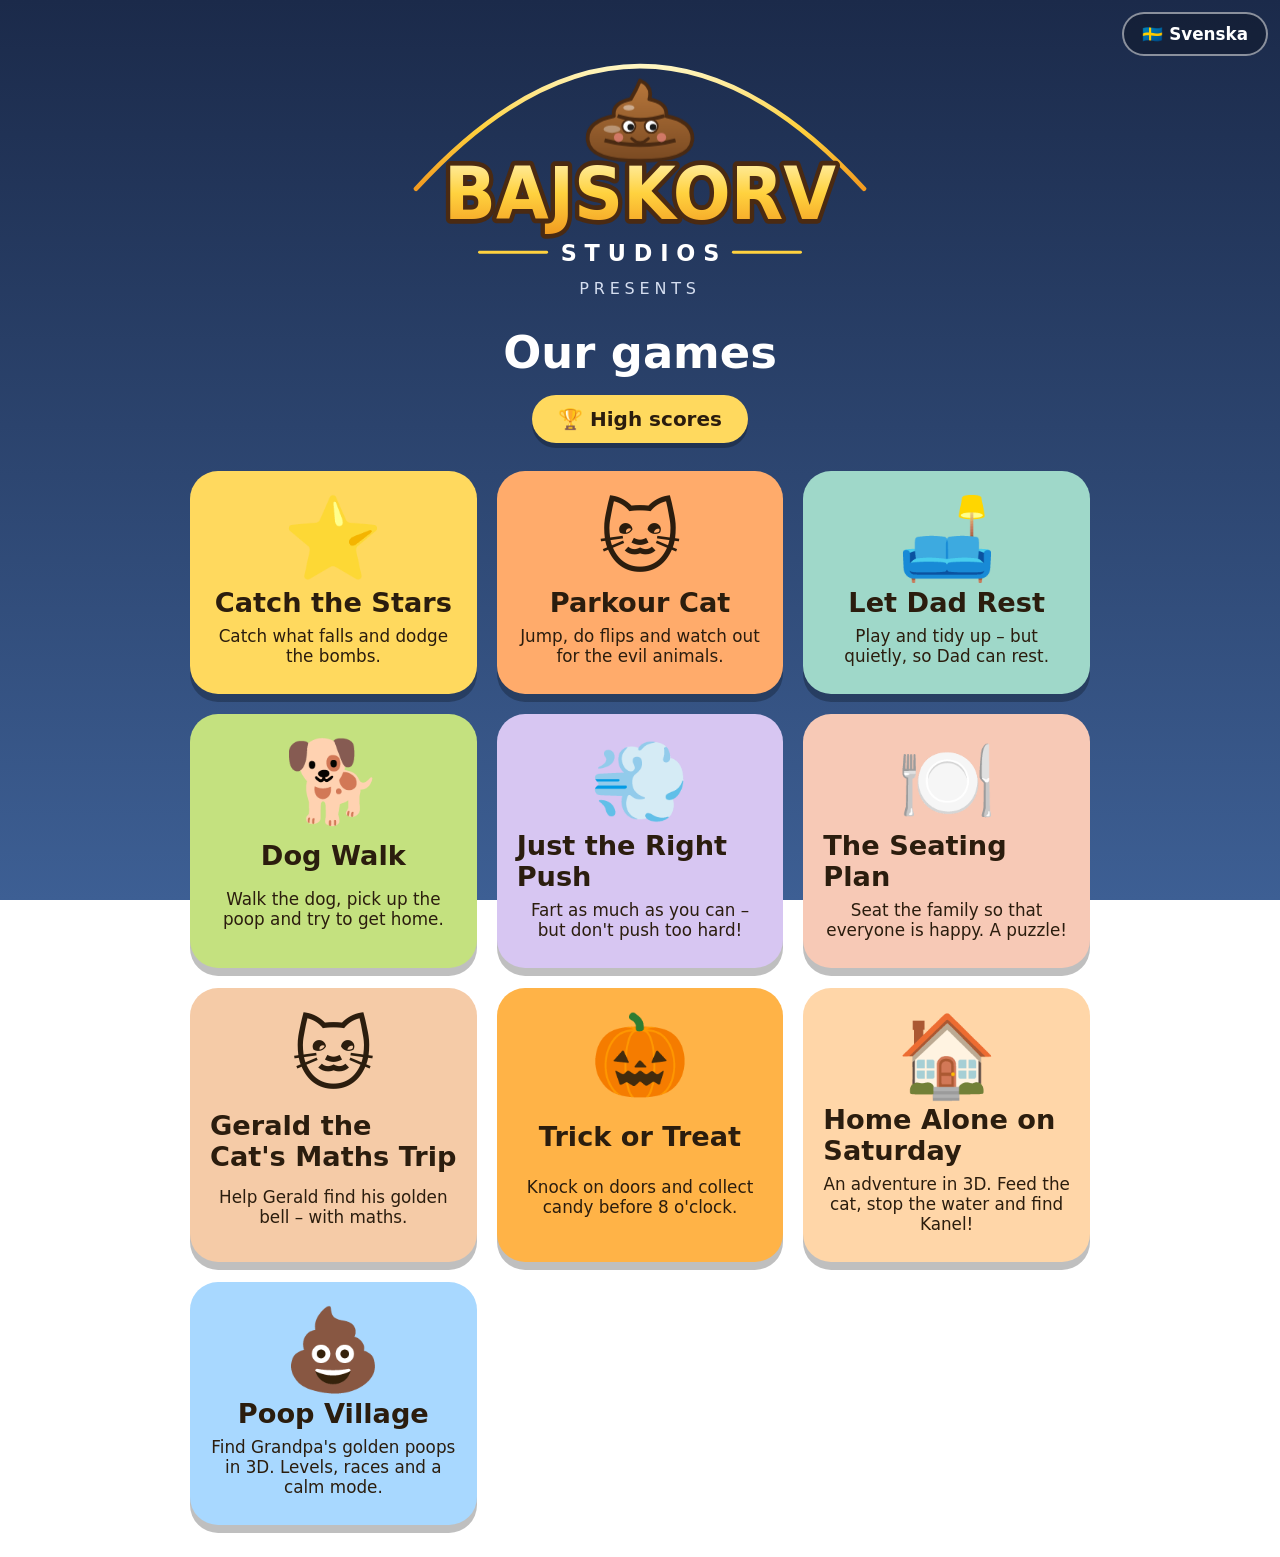
<file: index.html>
<!doctype html>
<html lang="sv">
<head>
  <meta charset="utf-8">
  <meta name="viewport" content="width=device-width, initial-scale=1, viewport-fit=cover">
  <meta name="apple-mobile-web-app-capable" content="yes">
  <meta name="mobile-web-app-capable" content="yes">
  <meta name="apple-mobile-web-app-status-bar-style" content="black-translucent">
  <meta name="apple-mobile-web-app-title" content="Bajskorv Studios">
  <meta name="theme-color" content="#1b2a4a">
  <title data-en="Bajskorv Studios – Our Games">Bajskorv Studios – Våra spel</title>
  <link rel="icon" href="favicon.svg" type="image/svg+xml">
  <link rel="icon" href="favicon.png" sizes="64x64" type="image/png">
  <link rel="apple-touch-icon" href="apple-touch-icon.png">
  <!-- Gör att menyn kan installeras som en app och fungerar utan internet (se sw.js) -->
  <link rel="manifest" href="manifest.webmanifest">
  <style>
    /* Menyn: en rubrik och ett stort kort per spel. Lägg till fler kort längre ner. */
    :root {
      --himmel: #1b2a4a;
      --himmel-nere: #3d5f94;
      --text: #ffffff;
      --text-svag: #d5def0;
      --typsnitt: ui-rounded, "SF Pro Rounded", system-ui, -apple-system, "Segoe UI", sans-serif;
    }

    html {
      min-height: 100%;
      background: linear-gradient(var(--himmel), var(--himmel-nere)) fixed;
      color: var(--text);
      font-family: var(--typsnitt);
      -webkit-tap-highlight-color: transparent;
    }

    body {
      margin: 0;
      padding-block: calc(env(safe-area-inset-top, 0px) + 32px) calc(env(safe-area-inset-bottom, 0px) + 32px);
      padding-inline: max(20px, env(safe-area-inset-left, 0px)) max(20px, env(safe-area-inset-right, 0px));
    }

    main {
      max-width: 900px;
      margin: 0 auto;
      display: grid;
      gap: 28px;
    }

    h1 {
      margin: 0;
      font-size: clamp(1.8rem, 5.5vw, 2.8rem);
      text-align: center;
      text-wrap: balance;
    }

    /* Loggan: Bajskorv Studios */
    .logga {
      display: grid;
      justify-items: center;
      gap: 4px;
    }

    .logga svg {
      width: min(560px, 100%);
      height: auto;
      overflow: visible;
    }

    .logga-text {
      font-family: var(--typsnitt);
      font-weight: 900;
      stroke-linejoin: round;
    }

    .presenterar {
      margin: 0;
      font-size: 1rem;
      letter-spacing: 0.3em;
      text-transform: uppercase;
      color: var(--text-svag);
    }

    /* Bågen ritas fram, sedan hoppar bajskorven in och landar på bokstäverna */
    /* 600 är lite längre än bågen, så att den är helt dold innan den ritas fram */
    .bage {
      stroke-dasharray: 600;
      stroke-dashoffset: 600;
      animation: rita-bage 1.4s ease-in-out 0.2s forwards;
    }

    .glitter {
      opacity: 0;
      transform-box: fill-box;
      transform-origin: center;
      animation: glittra 2.4s ease-in-out 1.5s infinite;
    }

    .korv {
      transform-box: fill-box;
      transform-origin: 50% 100%;
      animation: hoppa-in 1.3s ease-out both, vicka 3s ease-in-out 1.5s infinite;
    }

    .ogon {
      transform-box: fill-box;
      transform-origin: center;
      animation: blinka 4s 2s infinite;
    }

    @keyframes rita-bage {
      to { stroke-dashoffset: 0; }
    }

    @keyframes glittra {
      0%, 100% { opacity: 0; transform: scale(0.4) rotate(0deg); }
      40% { opacity: 1; transform: scale(1) rotate(45deg); }
      70% { opacity: 0; transform: scale(0.4) rotate(90deg); }
    }

    @keyframes hoppa-in {
      0% { transform: translate(-260px, -40px) scale(1, 1); }
      30% { transform: translate(-130px, -120px) scale(0.95, 1.05); }
      55% { transform: translate(0, 0) scale(1.2, 0.75); }
      70% { transform: translate(0, -36px) scale(0.92, 1.1); }
      85% { transform: translate(0, 0) scale(1.1, 0.88); }
      100% { transform: translate(0, 0) scale(1, 1); }
    }

    @keyframes vicka {
      0%, 100% { transform: rotate(0deg); }
      25% { transform: rotate(-4deg); }
      75% { transform: rotate(4deg); }
    }

    @keyframes blinka {
      0%, 92%, 100% { transform: scaleY(1); }
      96% { transform: scaleY(0.1); }
    }

    .spel {
      display: grid;
      grid-template-columns: repeat(auto-fit, minmax(260px, 1fr));
      gap: 20px;
    }

    .kort {
      display: grid;
      justify-items: center;
      gap: 8px;
      padding: 28px 20px;
      border-radius: 28px;
      color: #2b1d0e;
      text-decoration: none;
      box-shadow: 0 8px 0 rgba(0, 0, 0, 0.25);
      transition: transform 0.1s;
      touch-action: manipulation;
    }

    .kort:active {
      transform: translateY(4px);
      box-shadow: 0 4px 0 rgba(0, 0, 0, 0.25);
    }

    .kort:focus-visible {
      outline: 4px solid #ffffff;
      outline-offset: 4px;
    }

    .kort-stjarnor { background: #ffd95e; }
    .kort-parkour { background: #ffab6b; }
    .kort-pappa { background: #9fd8c9; }
    .kort-hund { background: #c4e17f; }
    .kort-fis { background: #d7c6f2; }
    .kort-bord { background: #f7c9b6; }
    .kort-godis { background: #ffb347; }
    .kort-bajsbyn { background: #a8d8ff; }
    .kort-aventyr { background: #ffd6a8; }
    .kort-matte { background: #f5cba7; }

    .ikon {
      font-size: 5rem;
      line-height: 1;
    }

    .namn {
      font-size: 1.7rem;
      font-weight: 800;
    }

    .beskrivning {
      font-size: 1.05rem;
      text-align: center;
      max-width: 30ch;
    }

    /* Knappen för att byta språk, uppe till höger */
    .sprakknapp {
      position: absolute;
      top: calc(env(safe-area-inset-top, 0px) + 12px);
      right: max(12px, env(safe-area-inset-right, 0px));
      padding: 10px 18px;
      border: 2px solid rgba(255, 255, 255, 0.5);
      border-radius: 999px;
      font: inherit;
      font-size: 1.05rem;
      font-weight: 700;
      color: var(--text);
      background: rgba(0, 0, 0, 0.25);
      cursor: pointer;
      touch-action: manipulation;
    }

    /* Knappen som visar topplistan, under rubriken */
    .topplistaknapp {
      justify-self: center;
      margin-top: -12px;
      padding: 12px 26px;
      border: 0;
      border-radius: 999px;
      font: inherit;
      font-size: 1.25rem;
      font-weight: 800;
      color: #2b1d0e;
      background: #ffd95e;
      box-shadow: 0 5px 0 rgba(0, 0, 0, 0.25);
      cursor: pointer;
      touch-action: manipulation;
    }
    .topplistaknapp:active {
      transform: translateY(3px);
      box-shadow: 0 2px 0 rgba(0, 0, 0, 0.25);
    }
    .topplistaknapp:focus-visible,
    .sprakknapp:focus-visible {
      outline: 4px solid #ffffff;
      outline-offset: 4px;
    }

    /* På smala skärmar flyttas loggan ner lite, så att språkknappen inte hamnar ovanpå den */
    @media (max-width: 560px) {
      body {
        padding-block-start: calc(env(safe-area-inset-top, 0px) + 64px);
      }
    }

    @media (prefers-reduced-motion: reduce) {
      .kort { transition: none; }
      .topplistaknapp:active { transform: none; }
      .bage { animation: none; stroke-dashoffset: 0; }
      .glitter { animation: none; opacity: 1; }
      .korv, .ogon { animation: none; }
    }
  </style>
</head>
<body>
  <button id="sprakKnapp" class="sprakknapp" type="button"></button>
  <main>
    <header class="logga">
      <svg viewBox="0 0 600 260" role="img" aria-labelledby="loggaNamn">
        <title id="loggaNamn">Bajskorv Studios</title>
        <defs>
          <linearGradient id="guld" x1="0" y1="0" x2="0" y2="1">
            <stop offset="0" stop-color="#fff6c2"/>
            <stop offset="0.5" stop-color="#ffd23f"/>
            <stop offset="1" stop-color="#f29a1f"/>
          </linearGradient>
          <linearGradient id="brun" x1="0" y1="0" x2="0" y2="1">
            <stop offset="0" stop-color="#b9783c"/>
            <stop offset="1" stop-color="#7a4a22"/>
          </linearGradient>
        </defs>

        <!-- Den gyllene bågen över loggan -->
        <path class="bage" d="M 60 168 Q 300 -95 540 168" fill="none" stroke="url(#guld)" stroke-width="5" stroke-linecap="round"/>
        <path class="glitter" d="M 540 150 l 5 13 l 13 5 l -13 5 l -5 13 l -5 -13 l -13 -5 l 13 -5 z" fill="#fff6c2"/>
        <path class="glitter" style="animation-delay: 2.3s" d="M 120 92 l 3 8 l 8 3 l -8 3 l -3 8 l -3 -8 l -8 -3 l 8 -3 z" fill="#fff6c2"/>
        <path class="glitter" style="animation-delay: 2.9s" d="M 470 72 l 3 8 l 8 3 l -8 3 l -3 8 l -3 -8 l -8 -3 l 8 -3 z" fill="#fff6c2"/>

        <!-- Bajskorven -->
        <g class="korv">
          <g stroke="#4a2a12" stroke-width="4" stroke-linejoin="round" fill="url(#brun)">
            <path d="M 300 52 q 14 6 10 20 q 20 4 18 18 q 30 6 28 26 q -2 22 -56 22 q -54 0 -56 -22 q -2 -20 28 -26 q -2 -14 18 -18 q 6 -10 10 -20 z"/>
            <path d="M 276 90 q 24 8 50 0" fill="none"/>
            <path d="M 262 116 q 38 10 76 0" fill="none"/>
          </g>
          <ellipse cx="288" cy="81" rx="6" ry="3" fill="#ffffff" opacity="0.45"/>
          <ellipse cx="270" cy="104" rx="9" ry="4" fill="#ffffff" opacity="0.35"/>
          <g class="ogon">
            <circle cx="288" cy="101" r="7" fill="#ffffff" stroke="#4a2a12" stroke-width="2"/>
            <circle cx="312" cy="101" r="7" fill="#ffffff" stroke="#4a2a12" stroke-width="2"/>
            <circle cx="290" cy="102" r="3.5" fill="#1a1a1a"/>
            <circle cx="314" cy="102" r="3.5" fill="#1a1a1a"/>
          </g>
          <circle cx="277" cy="113" r="5" fill="#ff8f8f" opacity="0.6"/>
          <circle cx="323" cy="113" r="5" fill="#ff8f8f" opacity="0.6"/>
          <path d="M 291 114 q 9 9 18 0" fill="none" stroke="#4a2a12" stroke-width="3" stroke-linecap="round"/>
        </g>

        <!-- Namnet. textLength gör att texten blir lika bred i alla webbläsare och typsnitt. -->
        <!-- Texten ritas två gånger: först en tjock brun kant, sedan guldet ovanpå.
             (Safari ritar inte en kant runt guldtext på samma sätt som andra webbläsare.) -->
        <g class="logga-text" text-anchor="middle" font-size="78">
          <text x="300" y="200" textLength="420" lengthAdjust="spacingAndGlyphs" fill="#4a2a12" stroke="#4a2a12" stroke-width="10" stroke-linejoin="round">BAJSKORV</text>
          <text x="300" y="200" textLength="420" lengthAdjust="spacingAndGlyphs" fill="url(#guld)">BAJSKORV</text>
        </g>
        <line x1="128" y1="236" x2="200" y2="236" stroke="#ffd23f" stroke-width="3" stroke-linecap="round"/>
        <line x1="400" y1="236" x2="472" y2="236" stroke="#ffd23f" stroke-width="3" stroke-linecap="round"/>
        <text class="logga-text" x="300" y="245" text-anchor="middle" font-size="24" textLength="170" lengthAdjust="spacing" fill="#ffffff">STUDIOS</text>
      </svg>
      <p class="presenterar" data-en="presents">presenterar</p>
    </header>
    <h1 data-en="Our games">Våra spel</h1>
    <button class="topplistaknapp" type="button" data-topplista="" data-en="🏆 High scores">🏆 Topplista</button>
    <nav class="spel">
      <a class="kort kort-stjarnor" href="stjarnor/">
        <span class="ikon">⭐</span>
        <span class="namn" data-en="Catch the Stars">Fånga stjärnorna</span>
        <span class="beskrivning" data-en="Catch what falls and dodge the bombs.">Fånga det som faller och undvik bomberna.</span>
      </a>
      <a class="kort kort-parkour" href="parkour/">
        <span class="ikon">🐱</span>
        <span class="namn" data-en="Parkour Cat">Parkourkatten</span>
        <span class="beskrivning" data-en="Jump, do flips and watch out for the evil animals.">Hoppa, gör volter och akta dig för de onda djuren.</span>
      </a>
      <a class="kort kort-pappa" href="pappa/">
        <span class="ikon">🛋️</span>
        <span class="namn" data-en="Let Dad Rest">Låt pappa vila</span>
        <span class="beskrivning" data-en="Play and tidy up – but quietly, so Dad can rest.">Lek och städa – men tyst, så att pappa får vila.</span>
      </a>
      <a class="kort kort-hund" href="hund/">
        <span class="ikon">🐕</span>
        <span class="namn" data-en="Dog Walk">Hundpromenaden</span>
        <span class="beskrivning" data-en="Walk the dog, pick up the poop and try to get home.">Gå ut med hunden, plocka upp bajset och försök ta dig hem.</span>
      </a>
      <a class="kort kort-fis" href="fis/">
        <span class="ikon">💨</span>
        <span class="namn" data-en="Just the Right Push">Lagom tryck</span>
        <span class="beskrivning" data-en="Fart as much as you can – but don't push too hard!">Fisa så mycket du kan – men tryck inte för hårt!</span>
      </a>
      <a class="kort kort-bord" href="bord/">
        <span class="ikon">🍽️</span>
        <span class="namn" data-en="The Seating Plan">Bordsplaceringen</span>
        <span class="beskrivning" data-en="Seat the family so that everyone is happy. A puzzle!">Placera släkten så att alla blir nöjda. Ett pussel!</span>
      </a>
      <a class="kort kort-matte" href="matte/">
        <span class="ikon">🐱</span>
        <span class="namn" data-en="Gerald the Cat's Maths Trip">Katten Görans matteresa</span>
        <span class="beskrivning" data-en="Help Gerald find his golden bell – with maths.">Hjälp Göran att hitta sin guldbjällra – med matte.</span>
      </a>
      <a class="kort kort-godis" href="godis/">
        <span class="ikon">🎃</span>
        <span class="namn" data-en="Trick or Treat">Bus eller godis</span>
        <span class="beskrivning" data-en="Knock on doors and collect candy before 8 o'clock.">Ring på hos grannarna och samla godis innan klockan slår 20.</span>
      </a>
      <a class="kort kort-aventyr" href="aventyr/">
        <span class="ikon">🏠</span>
        <span class="namn" data-en="Home Alone on Saturday">Ensamma hemma på lördag</span>
        <span class="beskrivning" data-en="An adventure in 3D. Feed the cat, stop the water and find Kanel!">Ett äventyr i 3D. Mata katten, stoppa vattnet och hitta Kanel!</span>
      </a>
      <a class="kort kort-bajsbyn" href="bajsbyn/">
        <span class="ikon">💩</span>
        <span class="namn" data-en="Poop Village">Bajsbyn</span>
        <span class="beskrivning" data-en="Find Grandpa's golden poops in 3D. Levels, races and a calm mode.">Hitta morfars guldbajsar i 3D. Banor, jakt mot klockan och ett lugnt läge.</span>
      </a>
    </nav>
  </main>
  <script src="sprak.js"></script>
  <script src="offline.js"></script>
  <script src="topplista.js"></script>
  <script>
    // Knappen byter till det andra språket
    const sprakKnapp = document.getElementById("sprakKnapp");
    sprakKnapp.textContent = SPRAK === "sv" ? "🇬🇧 English" : "🇸🇪 Svenska";
    sprakKnapp.addEventListener("click", () => bytSprak(SPRAK === "sv" ? "en" : "sv"));
  </script>
</body>
</html>
</file>
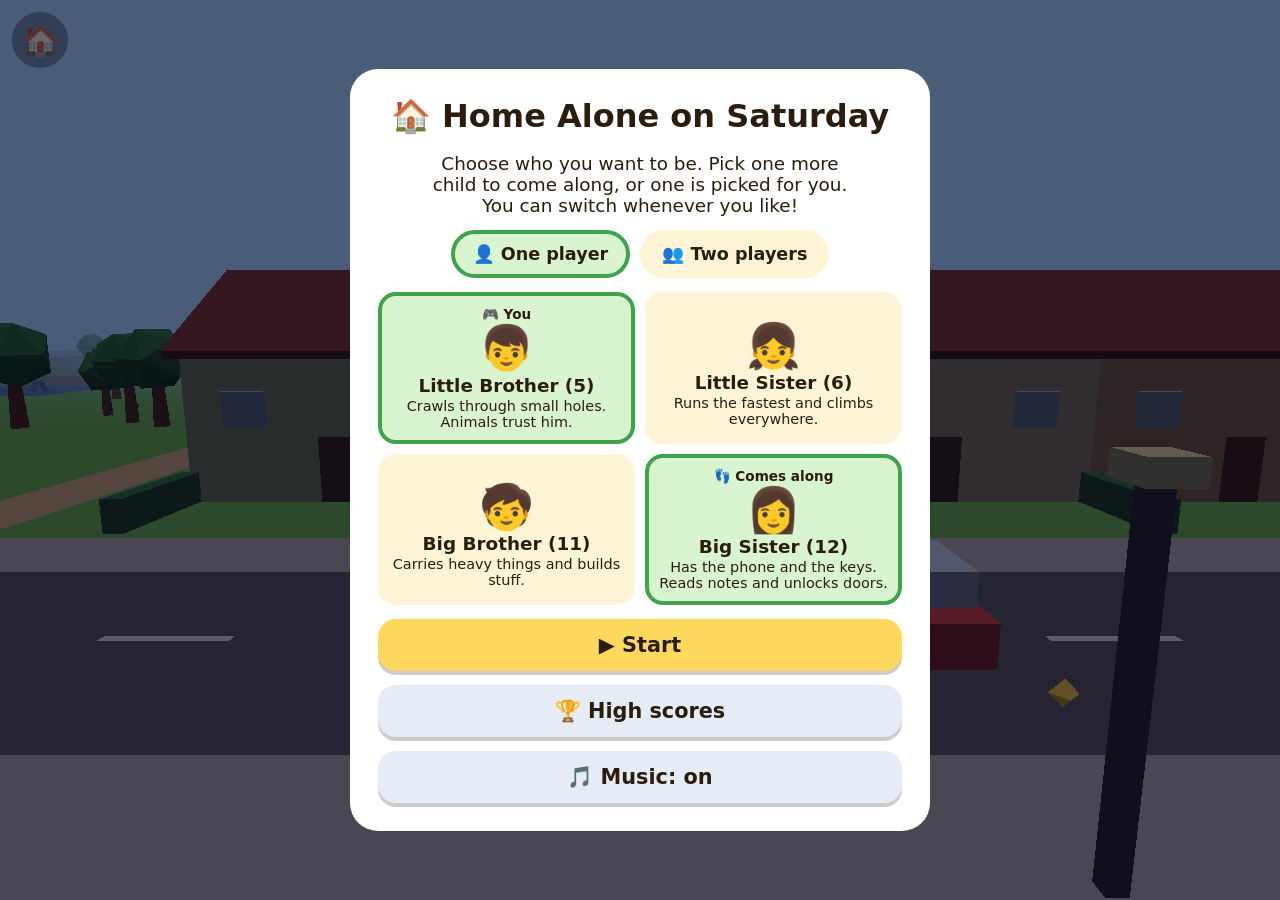
<file: aventyr/index.html>
<!doctype html>
<html lang="sv">
<head>
  <meta charset="utf-8">
  <!-- Gör att spelet fyller skärmen på iPad/telefon och inte går att zooma -->
  <meta name="viewport" content="width=device-width, initial-scale=1, viewport-fit=cover, user-scalable=no">
  <!-- Gör att spelet startar i helskärm när man lagt det på hemskärmen -->
  <meta name="apple-mobile-web-app-capable" content="yes">
  <meta name="mobile-web-app-capable" content="yes">
  <meta name="apple-mobile-web-app-status-bar-style" content="black-translucent">
  <meta name="apple-mobile-web-app-title" content="Ensamma hemma" data-en-content="Home Alone">
  <meta name="theme-color" content="#9fd8ff">
  <title data-en="Home Alone on Saturday">Ensamma hemma på lördag</title>
  <link rel="icon" href="../favicon.svg" type="image/svg+xml">
  <link rel="icon" href="../favicon.png" sizes="64x64" type="image/png">
  <link rel="apple-touch-icon" href="../apple-touch-icon.png">
  <link rel="stylesheet" href="../spel.css">
  <style>
    canvas { position: fixed; left: 0; top: 0; width: 100%; height: 100%; }
    .text { font-family: system-ui, -apple-system, sans-serif; }

    /* Hjärtan, kaos och saker, uppe i mitten. Målet under. */
    #hud {
      position: fixed;
      top: calc(var(--sakert-topp) + 12px);
      left: 50%;
      transform: translateX(-50%);
      display: flex;
      flex-direction: column;
      align-items: center;
      gap: 6px;
      pointer-events: none;
      max-width: max(200px, calc(100vw - 280px));
    }
    #poang, #mal {
      padding: 5px 16px;
      border-radius: 999px;
      color: #fff;
      background: rgba(0, 0, 0, 0.45);
      white-space: nowrap;
      overflow: hidden;
      text-overflow: ellipsis;
      max-width: 100%;
    }
    #poang { font-size: 24px; font-weight: bold; }
    #mal { font-size: 18px; }

    /* Kylskåpsdörren: bilder som blinkar när något behövs hemma */
    #kylskap {
      position: fixed;
      top: calc(var(--sakert-topp) + 12px);
      right: calc(var(--sakert-hoger) + 12px);
      display: grid;
      grid-template-columns: 1fr 1fr;
      gap: 4px;
      padding: 8px;
      border-radius: 12px;
      background: #f4f4f0;
      box-shadow: 0 4px 0 rgba(0, 0, 0, 0.25);
      font-size: 26px;
      pointer-events: none;
    }
    #kylskap span { opacity: 0.3; text-align: center; }
    #kylskap span.blinkar { opacity: 1; animation: blinka 0.8s infinite; }
    @keyframes blinka { 50% { transform: scale(1.3); } }

    /* Sms på storasysters telefon */
    #sms {
      position: fixed;
      top: calc(var(--sakert-topp) + 230px);
      right: calc(var(--sakert-hoger) + 12px);
      width: min(300px, 60vw);
      padding: 10px 14px;
      border-radius: 16px;
      font-size: 17px;
      line-height: 1.35;
      color: #fff;
      background: #2a7de1;
      box-shadow: 0 4px 0 rgba(0, 0, 0, 0.25);
      pointer-events: none;
    }
    #sms b { display: block; font-size: 14px; opacity: 0.85; }

    /* Det figurerna säger */
    #bubbla {
      position: fixed;
      top: calc(var(--sakert-topp) + 100px);
      left: 50%;
      transform: translateX(-50%);
      width: min(560px, calc(100vw - 32px));
      box-sizing: border-box;
      padding: 12px 18px;
      border-radius: 18px;
      font-size: 20px;
      line-height: 1.35;
      color: #2b1d0e;
      background: #fffbe8;
      box-shadow: 0 6px 0 rgba(0, 0, 0, 0.2);
      pointer-events: none;
    }
    #bubbla b { display: block; font-size: 16px; color: #8b5a2b; }

    /* Knappen för det man kan göra där man står */
    #prata {
      position: fixed;
      left: 50%;
      bottom: calc(var(--sakert-botten) + 28px);
      transform: translateX(-50%);
      max-width: max(200px, calc(100vw - 420px));
      min-width: 160px;
      padding: 14px 24px;
      border: 0;
      border-radius: 999px;
      font-size: 22px;
      font-weight: bold;
      color: #2b1d0e;
      background: #fffbe8;
      box-shadow: 0 6px 0 rgba(0, 0, 0, 0.25);
      touch-action: manipulation;
    }

    /* Byt barn */
    #byt {
      position: fixed;
      right: calc(var(--sakert-hoger) + 160px);
      bottom: calc(var(--sakert-botten) + 40px);
      width: 76px;
      height: 76px;
      border: 0;
      border-radius: 50%;
      font-size: 30px;
      background: rgba(255, 255, 255, 0.85);
      touch-action: manipulation;
    }

    #joystick, #joystick2 {
      position: fixed;
      left: calc(var(--sakert-vanster) + 28px);
      bottom: calc(var(--sakert-botten) + 28px);
      width: 150px;
      height: 150px;
      border-radius: 50%;
      background: rgba(255, 255, 255, 0.18);
      border: 3px solid rgba(255, 255, 255, 0.5);
    }
    #joystick2 { left: auto; right: calc(var(--sakert-hoger) + 28px); }
    #pinne, #pinne2 {
      position: absolute;
      left: 45px;
      top: 45px;
      width: 60px;
      height: 60px;
      border-radius: 50%;
      background: rgba(255, 255, 255, 0.8);
      pointer-events: none;
    }
    #hopp, #hopp2 {
      position: fixed;
      right: calc(var(--sakert-hoger) + 36px);
      bottom: calc(var(--sakert-botten) + 44px);
      width: 110px;
      height: 110px;
      border: 0;
      border-radius: 50%;
      font-size: 22px;
      font-weight: bold;
      color: #2b1d0e;
      background: rgba(255, 217, 94, 0.9);
    }
    #hopp.tryckt, #hopp2.tryckt { background: #7be07b; }

    /* Två spelare på iPad: spelare 1 (blå) till vänster, spelare 2 (orange) till höger */
    body.tva #joystick { border-color: #4aa0ff; }
    body.tva #joystick2 { border-color: #ff9a3a; }
    body.tva #hopp, body.tva #hopp2 { width: 90px; height: 90px; bottom: calc(var(--sakert-botten) + 40px); font-size: 18px; }
    body.tva #hopp { right: auto; left: calc(var(--sakert-vanster) + 196px); background: rgba(74, 160, 255, 0.9); }
    body.tva #hopp2 { right: calc(var(--sakert-hoger) + 196px); background: rgba(255, 154, 58, 0.9); }
    body.tva #prata { bottom: calc(var(--sakert-botten) + 170px); }

    #antal { display: flex; gap: 10px; justify-content: center; flex-wrap: wrap; }
    .antalknapp {
      padding: 10px 18px;
      border: 4px solid transparent;
      border-radius: 999px;
      font: inherit;
      font-size: 1.1rem;
      font-weight: 700;
      color: #2b1d0e;
      background: #fff4d6;
      touch-action: manipulation;
    }
    .antalknapp.vald { border-color: #3fa34d; background: #d9f5d0; }
    .barnkort .spelarnr { font-size: 0.85rem; font-weight: 800; min-height: 1em; }

    #hud[hidden], #kylskap[hidden], #sms[hidden], #bubbla[hidden], #prata[hidden], #byt[hidden],
    #joystick[hidden], #hopp[hidden], #joystick2[hidden], #hopp2[hidden], #barnval[hidden], #fortsattSparat[hidden] { display: none; }

    /* Rutorna (start, val, kapitel, slut) bygger på pausmenyn i spel.css */
    .pausruta p { margin: 0; font-size: 1.15rem; text-align: center; max-width: 36ch; justify-self: center; }
    .pausruta { max-height: calc(100vh - 32px); overflow-y: auto; box-sizing: border-box; touch-action: pan-y; }
    /* Start, val och slut har mer innehåll än pausmenyn och får vara bredare */
    #startruta .pausruta, #valruta .pausruta, #slutruta .pausruta { width: min(580px, 100%); }

    #barnval { display: grid; grid-template-columns: 1fr 1fr; gap: 10px; }
    .barnkort {
      display: flex;
      flex-direction: column;
      align-items: center;
      gap: 2px;
      padding: 10px 8px;
      border: 4px solid transparent;
      border-radius: 18px;
      font: inherit;
      color: #2b1d0e;
      background: #fff4d6;
      touch-action: manipulation;
    }
    .barnkort .stor { font-size: 44px; line-height: 1.1; }
    .barnkort .namn { font-size: 1.15rem; font-weight: 800; }
    .barnkort .kan { font-size: 0.9rem; }
    .barnkort.vald { border-color: #3fa34d; background: #d9f5d0; }
    /* Låga skärmar (Xbox, iPad på tvären): mindre barnkort så att allt får plats */
    @media (max-height: 800px) {
      .barnkort { padding: 6px; }
      .barnkort .stor { font-size: 30px; }
      .barnkort .kan { font-size: 0.8rem; }
      #startruta .pausruta { gap: 8px; padding: 14px 18px; }
      #startruta h2 { font-size: 1.6rem; }
    }

    /* Valet: två stora bilder */
    #valknappar { display: flex; gap: 14px; flex-wrap: wrap; justify-content: center; }
    .valknapp {
      width: min(240px, 40vw);
      display: flex;
      flex-direction: column;
      align-items: center;
      gap: 6px;
      padding: 14px 10px;
      border: 0;
      border-radius: 22px;
      font: inherit;
      font-size: 1.1rem;
      font-weight: 700;
      color: #2b1d0e;
      background: #fff4d6;
      box-shadow: 0 6px 0 rgba(0, 0, 0, 0.25);
      touch-action: manipulation;
    }
    .valknapp .stor { font-size: 70px; line-height: 1.1; }

    #kapitelkort h2 { font-size: 2.2rem; }
    #slutLista { margin: 0; padding: 0; list-style: none; font-size: 1.15rem; text-align: center; }

    /* Rutan med Xbox-knapparna, till vänster om menyerna */
    #knapphjalp {
      position: fixed;
      z-index: 5;
      left: calc(var(--sakert-vanster) + 12px);
      bottom: calc(var(--sakert-botten) + 12px);
      width: min(300px, calc((100vw - 620px) / 2));
      min-width: 220px;
      padding: 12px 14px;
      border-radius: 18px;
      font-size: 15px;
      line-height: 1.3;
      color: #2b1d0e;
      background: #fffbe8;
      box-shadow: 0 6px 0 rgba(0, 0, 0, 0.25);
    }
    #knapphjalp[hidden] { display: none; }
    #knapphjalp h3 { margin: 0 0 8px; font-size: 17px; }
    #knapphjalp ul { margin: 0 0 6px; padding: 0; list-style: none; display: grid; gap: 5px; }
    #knapphjalp p { margin: 4px 0 0; font-size: 13px; }
    /* Knapparna i Xboxens färger */
    .xk {
      display: inline-flex;
      align-items: center;
      justify-content: center;
      width: 24px;
      height: 24px;
      border-radius: 50%;
      font-size: 14px;
      font-weight: 800;
      color: #fff;
      background: #555;
      vertical-align: middle;
    }
    .xk.a { background: #3fa34d; }
    .xk.x { background: #2f6fd0; }
    .xk.y { background: #e0a800; }
    .xk.b { background: #d0302a; }
    .xk.spak { background: #333; border: 2px solid #999; width: 20px; height: 20px; }
    .xk.meny { background: #333; border-radius: 6px; }
    #prata .xk { margin-right: 6px; }

    /* Smala skärmar (mobil på höjden): mindre knappar som inte ligger på varandra.
       Knappen för det man kan göra hamnar ovanför joystickarna. */
    @media (max-width: 700px) {
      #hud { top: calc(var(--sakert-topp) + 74px); max-width: calc(100vw - 24px); }
      #kylskap { grid-template-columns: repeat(4, 1fr); padding: 6px; font-size: 22px; }
      #bubbla { top: calc(var(--sakert-topp) + 150px); font-size: 18px; }
      #sms { top: calc(var(--sakert-topp) + 330px); }
      #joystick, #joystick2 { width: 120px; height: 120px; bottom: calc(var(--sakert-botten) + 20px); }
      #joystick { left: calc(var(--sakert-vanster) + 16px); }
      #joystick2 { right: calc(var(--sakert-hoger) + 16px); }
      #pinne, #pinne2 { left: 32px; top: 32px; width: 50px; height: 50px; }
      #hopp { width: 88px; height: 88px; right: calc(var(--sakert-hoger) + 20px); bottom: calc(var(--sakert-botten) + 36px); }
      #byt { width: 64px; height: 64px; font-size: 24px; right: calc(var(--sakert-hoger) + 32px); bottom: calc(var(--sakert-botten) + 140px); }
      #prata { bottom: calc(var(--sakert-botten) + 160px); max-width: calc(100vw - 200px); min-width: 0; padding: 12px 16px; font-size: 18px; }
      body.tva #hopp, body.tva #hopp2 { width: 76px; height: 76px; bottom: calc(var(--sakert-botten) + 152px); }
      body.tva #hopp { left: calc(var(--sakert-vanster) + 38px); }
      body.tva #hopp2 { right: calc(var(--sakert-hoger) + 38px); }
      body.tva #prata { bottom: calc(var(--sakert-botten) + 240px); }
    }
    /* Mobil på tvären: startrutan blir lägre (fyra barn i en rad, utan beskrivning) */
    @media (max-height: 500px) {
      .pausruta { padding: 12px 16px; gap: 8px; }
      #startruta h2 { font-size: 1.3rem; }
      .pausruta p { font-size: 0.95rem; }
      #barnval { grid-template-columns: repeat(4, 1fr); }
      .barnkort .kan { display: none; }
      .menyknapp { padding: 8px 14px; }
    }

    .fel { padding: 8px 12px; border-radius: 12px; color: #fff; background: #c0392b; font-size: 0.95rem; }
    .fel[hidden] { display: none; }
    #barnval.blinka { animation: blinka 0.4s 2; }

    /* Det handkontrollen pekar på i menyerna */
    .fokus { outline: 5px solid #ff7a1a !important; outline-offset: 3px; }
  </style>
</head>
<body class="text">
  <canvas id="spel"></canvas>

  <div id="hud" hidden><div id="poang"></div><div id="mal"></div></div>
  <div id="kylskap" hidden aria-label="Kylskåpsdörren" data-en-aria-label="The fridge door">
    <span data-behov="katt">🐱</span><span data-behov="blommor">🌱</span>
    <span data-behov="kran">💧</span><span data-behov="hund">🐕</span>
  </div>
  <div id="sms" hidden><b id="smsFran"></b><span id="smsText"></span></div>
  <div id="bubbla" hidden><b id="vemPratar"></b><span id="repliken"></span></div>
  <button id="prata" type="button" hidden></button>
  <button id="byt" type="button" hidden aria-label="Byt barn" data-en-aria-label="Switch child"></button>
  <div id="joystick" hidden><div id="pinne"></div></div>
  <button id="hopp" type="button" hidden data-en="JUMP">HOPP</button>
  <div id="joystick2" hidden><div id="pinne2"></div></div>
  <button id="hopp2" type="button" hidden data-en="JUMP">HOPP</button>

  <!-- Xbox-knapparna. Syns i startrutan och pausmenyn när en handkontroll är inkopplad. -->
  <div id="knapphjalp" hidden>
    <h3 data-en="🎮 Controller buttons">🎮 Knappar på handkontrollen</h3>
    <ul>
      <li><span class="xk spak">L</span> <span data-en="Left stick or D-pad: walk">Vänster spak eller styrkorset: gå</span></li>
      <li><span class="xk a">A</span> <span data-en="Jump (and choose in menus)">Hoppa (och välj i menyerna)</span></li>
      <li><span class="xk x">X</span> <span data-en="Do / talk">Gör något / prata</span></li>
      <li><span class="xk y">Y</span> <span data-en="Switch child (one player)">Byt barn (en spelare)</span></li>
      <li><span class="xk spak">R</span> <span data-en="Right stick: turn the camera">Höger spak: vrid kameran</span></li>
      <li><span class="xk meny">☰</span> <span data-en="Menu button: pause">Menyknappen: paus</span></li>
    </ul>
    <p data-en="Two players: one controller each. The first controller is player 1 🔵.">Två spelare: en handkontroll var. Den första är spelare 1 🔵.</p>
    <p data-en="If the stick moves a mouse pointer: set the controller to game controller mode in Edge.">Flyttar spaken en muspekare? Ställ in handkontrollen som spelkontroll i Edge.</p>
  </div>

  <div class="knappar">
    <a id="hem" class="rund-knapp" href="../" aria-label="Till menyn" data-en-aria-label="Back to the menu">🏠</a>
    <button id="paus" class="rund-knapp" type="button" aria-label="Pausa" data-en-aria-label="Pause" hidden>
      <svg viewBox="0 0 24 24" aria-hidden="true"><rect x="5" y="4" width="5" height="16" rx="1.5"/><rect x="14" y="4" width="5" height="16" rx="1.5"/></svg>
    </button>
  </div>

  <div id="startruta" class="pausmeny">
    <div class="pausruta" role="dialog" aria-labelledby="starttitel">
      <h2 id="starttitel" data-en="🏠 Home Alone on Saturday">🏠 Ensamma hemma på lördag</h2>
      <p id="startInfo" data-en="Choose two siblings. You play one, and the other follows. You can switch whenever you like!">Välj två syskon. Du styr det ena och det andra följer efter. Du kan byta när du vill!</p>
      <div id="antal">
        <button type="button" class="antalknapp" data-antal="1" data-en="👤 One player">👤 En spelare</button>
        <button type="button" class="antalknapp" data-antal="2" data-en="👥 Two players">👥 Två spelare</button>
      </div>
      <div id="barnval"></div>
      <p id="felruta" class="fel" hidden></p>
      <button id="borja" class="menyknapp" type="button" data-en="▶ Start">▶ Börja</button>
      <button id="fortsattSparat" class="menyknapp sekundar" type="button" hidden></button>
      <button class="menyknapp sekundar" type="button" data-topplista="aventyr" data-en="🏆 High scores">🏆 Topplista</button>
      <button class="menyknapp sekundar musikknapp" type="button"></button>
    </div>
  </div>

  <div id="kapitelkort" class="pausmeny" hidden>
    <div class="pausruta">
      <p id="kapitelNummer"></p>
      <h2 id="kapitelTitel"></h2>
    </div>
  </div>

  <div id="valruta" class="pausmeny" hidden>
    <div class="pausruta" role="dialog" aria-labelledby="valFraga">
      <h2 id="valFraga"></h2>
      <div id="valknappar"></div>
    </div>
  </div>

  <div id="pausmeny" class="pausmeny" hidden>
    <div class="pausruta" role="dialog" aria-labelledby="paustitel">
      <h2 id="paustitel" data-en="Paused">Paus</h2>
      <button id="fortsatt" class="menyknapp" type="button" data-en="▶ Continue">▶ Fortsätt</button>
      <button id="borjaOmKapitel" class="menyknapp sekundar" type="button" data-en="↻ Restart chapter">↻ Börja om kapitlet</button>
      <button class="menyknapp sekundar musikknapp" type="button"></button>
      <button class="menyknapp sekundar" type="button" data-topplista="aventyr" data-en="🏆 High scores">🏆 Topplista</button>
      <a class="menyknapp sekundar" href="../" data-en="🏠 Back to menu">🏠 Till menyn</a>
    </div>
  </div>

  <div id="slutruta" class="pausmeny" hidden>
    <div class="pausruta" role="dialog" aria-labelledby="sluttitel">
      <h2 id="sluttitel" data-en="📝 Today's note">📝 Dagens lapp</h2>
      <ul id="slutLista"></ul>
      <p data-en="To be continued in chapter 4: The Snowstorm ❄️">Fortsättning följer i kapitel 4: Snöovädret ❄️</p>
      <button id="igen" class="menyknapp" type="button" data-en="↻ Play again">↻ Spela igen</button>
      <button class="menyknapp sekundar" type="button" data-topplista="aventyr" data-en="🏆 High scores">🏆 Topplista</button>
      <a class="menyknapp sekundar" href="../" data-en="🏠 Back to menu">🏠 Till menyn</a>
    </div>
  </div>

  <script src="../sprak.js"></script>
  <script src="../offline.js"></script>
  <script src="../topplista.js"></script>
  <!-- Three.js r159 (MIT-licens, se ../three-LICENSE.txt) -->
  <script src="../three.min.js"></script>
  <script src="../musik.js"></script>
  <script src="game.js"></script>
</body>
</html>
</file>
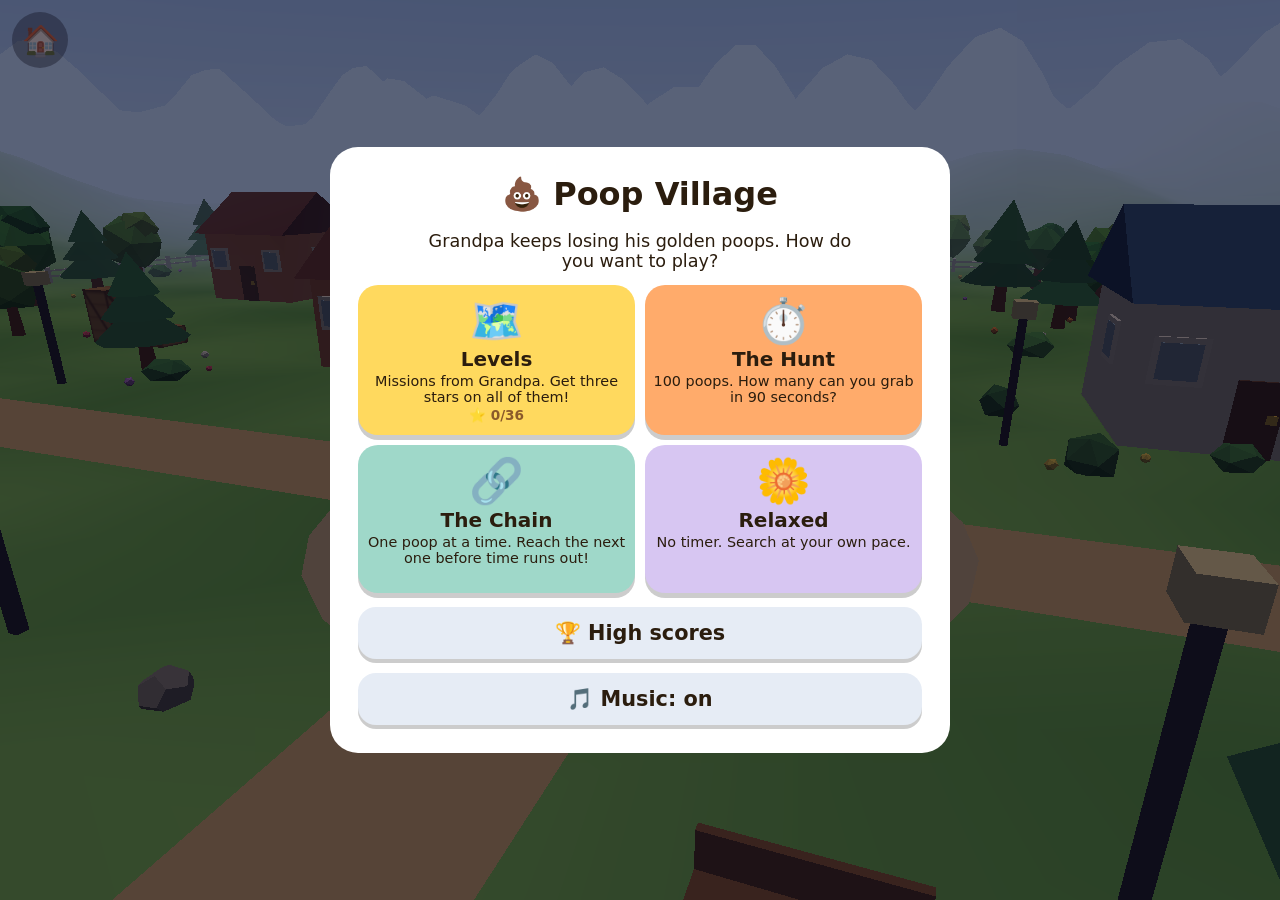
<file: bajsbyn/index.html>
<!doctype html>
<html lang="sv">
<head>
  <meta charset="utf-8">
  <!-- Gör att spelet fyller skärmen på iPad/telefon och inte går att zooma -->
  <meta name="viewport" content="width=device-width, initial-scale=1, viewport-fit=cover, user-scalable=no">
  <!-- Gör att spelet startar i helskärm när man lagt det på hemskärmen -->
  <meta name="apple-mobile-web-app-capable" content="yes">
  <meta name="mobile-web-app-capable" content="yes">
  <meta name="apple-mobile-web-app-status-bar-style" content="black-translucent">
  <meta name="apple-mobile-web-app-title" content="Bajsbyn" data-en-content="Poop Village">
  <meta name="theme-color" content="#9fd8ff">
  <title data-en="Poop Village">Bajsbyn</title>
  <link rel="icon" href="../favicon.svg" type="image/svg+xml">
  <link rel="icon" href="../favicon.png" sizes="64x64" type="image/png">
  <link rel="apple-touch-icon" href="../apple-touch-icon.png">
  <link rel="stylesheet" href="../spel.css">
  <style>
    body { font-family: system-ui, -apple-system, sans-serif; }
    canvas { position: fixed; left: 0; top: 0; width: 100%; height: 100%; }

    /* Poäng och tid, uppe i mitten */
    #hud {
      position: fixed;
      top: calc(var(--sakert-topp) + 12px);
      left: 50%;
      transform: translateX(-50%);
      display: flex;
      flex-direction: column;
      align-items: center;
      gap: 6px;
      pointer-events: none;
    }
    #raknare, #uppdrag {
      padding: 6px 18px;
      border-radius: 999px;
      color: #fff;
      background: rgba(0, 0, 0, 0.45);
      white-space: nowrap;
    }
    #raknare { font-size: 26px; font-weight: 800; }
    #raknare .tid.brattom { color: #ff6b5a; }
    #uppdrag { font-size: 17px; }

    /* 3, 2, 1, KÖR! mitt på skärmen */
    #nedrakning {
      position: fixed;
      left: 50%;
      top: 30%;
      transform: translate(-50%, -50%);
      font-size: min(24vw, 150px);
      font-weight: 900;
      color: #ffd23f;
      text-shadow: 0 6px 0 #8b5a2b, 0 0 30px rgba(0, 0, 0, 0.4);
      pointer-events: none;
    }
    #nedrakning.puls { animation: puls 0.9s ease-out; }
    @keyframes puls { from { transform: translate(-50%, -50%) scale(1.6); opacity: 0; } 30% { opacity: 1; } to { transform: translate(-50%, -50%) scale(1); } }

    /* "+1" som hoppar upp när man tar en bajs */
    .plopp {
      position: fixed;
      font-size: 34px;
      font-weight: 900;
      color: #ffd23f;
      text-shadow: 0 3px 0 #8b5a2b;
      pointer-events: none;
      animation: plopp 0.9s ease-out forwards;
    }
    @keyframes plopp { from { transform: translate(-50%, 0) scale(0.6); opacity: 1; } to { transform: translate(-50%, -90px) scale(1.2); opacity: 0; } }

    /* Det figurerna säger */
    #bubbla {
      position: fixed;
      top: calc(var(--sakert-topp) + 100px);
      left: 50%;
      transform: translateX(-50%);
      width: min(540px, calc(100vw - 32px));
      box-sizing: border-box;
      padding: 12px 18px;
      border-radius: 18px;
      font-size: 20px;
      line-height: 1.35;
      color: #2b1d0e;
      background: #fffbe8;
      box-shadow: 0 6px 0 rgba(0, 0, 0, 0.2);
      pointer-events: none;
    }
    #bubbla b { display: block; font-size: 16px; color: #8b5a2b; }

    #joystick {
      position: fixed;
      left: calc(var(--sakert-vanster) + 28px);
      bottom: calc(var(--sakert-botten) + 28px);
      width: 150px;
      height: 150px;
      border-radius: 50%;
      background: rgba(255, 255, 255, 0.18);
      border: 3px solid rgba(255, 255, 255, 0.5);
    }
    #pinne {
      position: absolute;
      left: 45px;
      top: 45px;
      width: 60px;
      height: 60px;
      border-radius: 50%;
      background: rgba(255, 255, 255, 0.8);
      pointer-events: none;
    }
    #hopp {
      position: fixed;
      right: calc(var(--sakert-hoger) + 36px);
      bottom: calc(var(--sakert-botten) + 44px);
      width: 110px;
      height: 110px;
      border: 0;
      border-radius: 50%;
      font-size: 22px;
      font-weight: bold;
      color: #2b1d0e;
      background: rgba(255, 217, 94, 0.9);
    }
    #hopp.tryckt { background: #7be07b; }
    @media (max-width: 700px) {
      #hud { top: calc(var(--sakert-topp) + 74px); }
      #bubbla { top: calc(var(--sakert-topp) + 160px); font-size: 18px; }
      #joystick { width: 120px; height: 120px; left: calc(var(--sakert-vanster) + 16px); bottom: calc(var(--sakert-botten) + 20px); }
      #pinne { left: 32px; top: 32px; width: 50px; height: 50px; }
      #hopp { width: 88px; height: 88px; right: calc(var(--sakert-hoger) + 20px); bottom: calc(var(--sakert-botten) + 36px); }
    }

    [hidden] { display: none !important; }

    /* Rutorna (start, banor, slut) bygger på pausmenyn i spel.css */
    .pausruta { max-height: calc(100vh - 32px); overflow-y: auto; box-sizing: border-box; touch-action: pan-y; }
    .stor-ruta { width: min(620px, 100%); }
    .pausruta p { margin: 0; font-size: 1.1rem; text-align: center; justify-self: center; max-width: 38ch; }

    /* Lägena: fyra stora kort */
    #lagen { display: grid; grid-template-columns: 1fr 1fr; gap: 10px; }
    .lageskort, .banknapp {
      display: flex;
      flex-direction: column;
      align-items: center;
      gap: 2px;
      padding: 12px 8px;
      border: 0;
      border-radius: 20px;
      font: inherit;
      color: #2b1d0e;
      box-shadow: 0 5px 0 rgba(0, 0, 0, 0.2);
      touch-action: manipulation;
    }
    .lageskort .ikon { font-size: 44px; line-height: 1.1; }
    .lageskort .namn { font-size: 1.25rem; font-weight: 800; }
    .lageskort .om { font-size: 0.9rem; }
    .lageskort .basta { font-size: 0.85rem; font-weight: 700; color: #8b5a2b; min-height: 1em; }
    .l-banor { background: #ffd95e; }
    .l-jakt { background: #ffab6b; }
    .l-kedja { background: #9fd8c9; }
    .l-lugnt { background: #d7c6f2; }

    /* Banorna: rutnät med stjärnor */
    #banor { display: grid; grid-template-columns: repeat(5, 1fr); gap: 8px; }
    .banknapp { padding: 8px 4px; background: #fff4d6; font-size: 1.3rem; font-weight: 800; }
    .banknapp .stjarnor { font-size: 0.8rem; letter-spacing: -1px; }
    .banknapp.last { background: #e2e2e2; color: #888; }
    #slutStjarnor { font-size: 48px; text-align: center; letter-spacing: 6px; }
    #slutStjarnor .tom { opacity: 0.25; }

    /* Xbox-knapparna, till vänster om menyerna */
    #knapphjalp {
      position: fixed;
      z-index: 5;
      left: calc(var(--sakert-vanster) + 12px);
      bottom: calc(var(--sakert-botten) + 12px);
      width: min(280px, calc((100vw - 660px) / 2));
      min-width: 210px;
      padding: 12px 14px;
      border-radius: 18px;
      font-size: 15px;
      line-height: 1.3;
      color: #2b1d0e;
      background: #fffbe8;
      box-shadow: 0 6px 0 rgba(0, 0, 0, 0.25);
    }
    #knapphjalp h3 { margin: 0 0 8px; font-size: 17px; }
    #knapphjalp ul { margin: 0; padding: 0; list-style: none; display: grid; gap: 5px; }
    .xk {
      display: inline-flex;
      align-items: center;
      justify-content: center;
      width: 24px;
      height: 24px;
      border-radius: 50%;
      font-size: 14px;
      font-weight: 800;
      color: #fff;
      background: #333;
      vertical-align: middle;
    }
    .xk.a { background: #3fa34d; }
    .xk.spak { border: 2px solid #999; width: 20px; height: 20px; }
    .xk.meny { border-radius: 6px; }

    @media (max-height: 520px) {
      .pausruta { padding: 12px 16px; gap: 8px; }
      .pausruta h2 { font-size: 1.4rem; }
      #lagen { grid-template-columns: repeat(4, 1fr); }
      .lageskort .om { display: none; }
      .lageskort .ikon { font-size: 32px; }
      .menyknapp { padding: 8px 14px; }
    }

    /* Det handkontrollen pekar på i menyerna */
    .fokus { outline: 5px solid #ff7a1a !important; outline-offset: 3px; }
  </style>
</head>
<body>
  <canvas id="spel"></canvas>
  <div id="hud" hidden><div id="raknare"></div><div id="uppdrag"></div></div>
  <div id="nedrakning" hidden></div>
  <div id="bubbla" hidden><b id="vemPratar"></b><span id="repliken"></span></div>
  <div id="joystick" hidden><div id="pinne"></div></div>
  <button id="hopp" type="button" hidden data-en="JUMP">HOPP</button>

  <div class="knappar">
    <a id="hem" class="rund-knapp" href="../" aria-label="Till menyn" data-en-aria-label="Back to the menu">🏠</a>
    <button id="paus" class="rund-knapp" type="button" aria-label="Pausa" data-en-aria-label="Pause" hidden>
      <svg viewBox="0 0 24 24" aria-hidden="true"><rect x="5" y="4" width="5" height="16" rx="1.5"/><rect x="14" y="4" width="5" height="16" rx="1.5"/></svg>
    </button>
  </div>

  <!-- Välj läge -->
  <div id="startruta" class="pausmeny">
    <div class="pausruta stor-ruta" role="dialog" aria-labelledby="starttitel">
      <h2 id="starttitel" data-en="💩 Poop Village">💩 Bajsbyn</h2>
      <p data-en="Grandpa keeps losing his golden poops. How do you want to play?">Morfar tappar sina guldbajsar hela tiden. Hur vill du spela?</p>
      <div id="lagen"></div>
      <button class="menyknapp sekundar" type="button" data-topplista="" data-en="🏆 High scores">🏆 Topplista</button>
      <button class="menyknapp sekundar musikknapp" type="button"></button>
    </div>
  </div>

  <!-- Välj bana -->
  <div id="banruta" class="pausmeny" hidden>
    <div class="pausruta stor-ruta" role="dialog" aria-labelledby="bantitel">
      <h2 id="bantitel" data-en="🗺️ Levels">🗺️ Banor</h2>
      <p id="banInfo"></p>
      <div id="banor"></div>
      <button class="menyknapp sekundar tillLagen" type="button" data-en="⬅ Choose mode">⬅ Välj läge</button>
    </div>
  </div>

  <div id="pausmeny" class="pausmeny" hidden>
    <div class="pausruta" role="dialog" aria-labelledby="paustitel">
      <h2 id="paustitel" data-en="Paused">Paus</h2>
      <button id="fortsatt" class="menyknapp" type="button" data-en="▶ Continue">▶ Fortsätt</button>
      <button class="menyknapp sekundar igenKnapp" type="button" data-en="↻ Start over">↻ Börja om</button>
      <button class="menyknapp sekundar tillLagen" type="button" data-en="⬅ Choose mode">⬅ Välj läge</button>
      <button class="menyknapp sekundar musikknapp" type="button"></button>
      <a class="menyknapp sekundar" href="../" data-en="🏠 Back to menu">🏠 Till menyn</a>
    </div>
  </div>

  <div id="slutruta" class="pausmeny" hidden>
    <div class="pausruta" role="dialog" aria-labelledby="sluttitel">
      <h2 id="sluttitel"></h2>
      <div id="slutStjarnor"></div>
      <p id="slutText"></p>
      <button id="nastaBana" class="menyknapp" type="button" data-en="▶ Next level">▶ Nästa bana</button>
      <button class="menyknapp igenKnapp" type="button" data-en="↻ Play again">↻ Spela igen</button>
      <button id="slutTopplista" class="menyknapp sekundar" type="button" data-en="🏆 High scores">🏆 Topplista</button>
      <button class="menyknapp sekundar tillLagen" type="button" data-en="⬅ Choose mode">⬅ Välj läge</button>
    </div>
  </div>

  <!-- Xbox-knapparna. Syns i menyerna när en handkontroll är inkopplad. -->
  <div id="knapphjalp" hidden>
    <h3 data-en="🎮 Controller">🎮 Handkontrollen</h3>
    <ul>
      <li><span class="xk spak">L</span> <span data-en="Left stick or D-pad: run">Vänster spak eller styrkorset: spring</span></li>
      <li><span class="xk a">A</span> <span data-en="Jump (and choose in menus)">Hoppa (och välj i menyerna)</span></li>
      <li><span class="xk spak">R</span> <span data-en="Right stick: turn the camera">Höger spak: vrid kameran</span></li>
      <li><span class="xk meny">☰</span> <span data-en="Menu button: pause">Menyknappen: paus</span></li>
    </ul>
  </div>

  <script src="../sprak.js"></script>
  <script src="../offline.js"></script>
  <script src="../topplista.js"></script>
  <!-- Three.js r159 (MIT-licens, se ../three-LICENSE.txt) -->
  <script src="../three.min.js"></script>
  <script src="../musik.js"></script>
  <script src="game.js"></script>
</body>
</html>
</file>
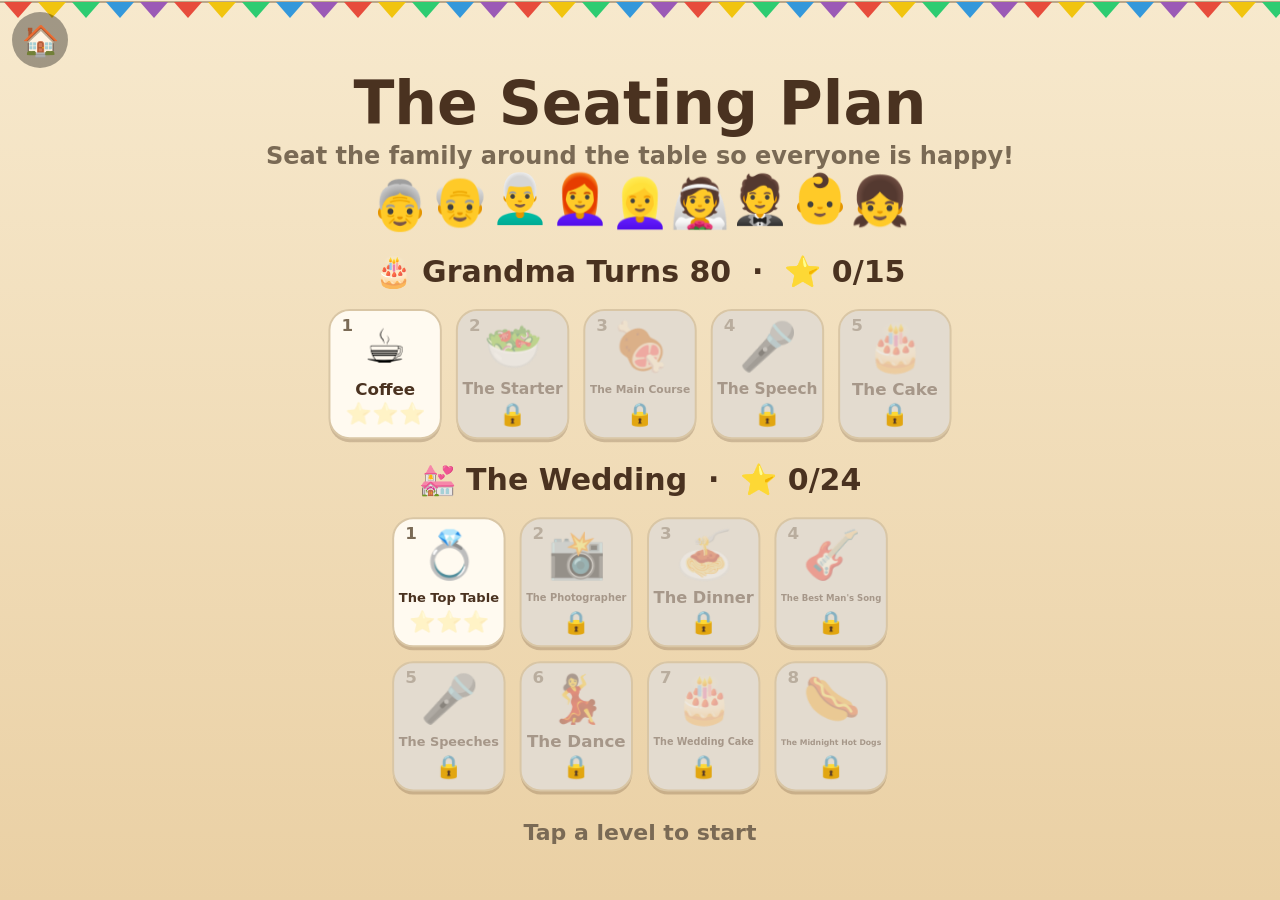
<file: bord/index.html>
<!doctype html>
<html lang="sv">
<head>
  <meta charset="utf-8">
  <!-- Gör att spelet fyller skärmen på iPad/telefon och inte går att zooma -->
  <meta name="viewport" content="width=device-width, initial-scale=1, viewport-fit=cover, user-scalable=no">
  <!-- Gör att spelet startar i helskärm när man lagt det på hemskärmen -->
  <meta name="apple-mobile-web-app-capable" content="yes">
  <meta name="mobile-web-app-capable" content="yes">
  <meta name="apple-mobile-web-app-status-bar-style" content="black-translucent">
  <meta name="apple-mobile-web-app-title" content="Bordsplaceringen" data-en-content="The Seating Plan">
  <meta name="theme-color" content="#f7e9cd">
  <title data-en="The Seating Plan">Bordsplaceringen</title>
  <link rel="icon" href="../favicon.svg" type="image/svg+xml">
  <link rel="icon" href="../favicon.png" sizes="64x64" type="image/png">
  <link rel="apple-touch-icon" href="../apple-touch-icon.png">
  <link rel="stylesheet" href="../spel.css">
</head>
<body>
  <canvas id="spel"></canvas>
  <div class="knappar">
    <a id="hem" class="rund-knapp" href="../" aria-label="Till menyn" data-en-aria-label="Back to the menu">🏠</a>
    <button id="paus" class="rund-knapp" type="button" aria-label="Pausa" data-en-aria-label="Pause" hidden>
      <svg viewBox="0 0 24 24" aria-hidden="true"><rect x="5" y="4" width="5" height="16" rx="1.5"/><rect x="14" y="4" width="5" height="16" rx="1.5"/></svg>
    </button>
  </div>
  <div id="pausmeny" class="pausmeny" hidden>
    <div class="pausruta" role="dialog" aria-labelledby="paustitel">
      <h2 id="paustitel" data-en="Paused">Paus</h2>
      <button id="fortsatt" class="menyknapp" type="button" data-en="▶ Continue">▶ Fortsätt</button>
      <button id="borjaOm" class="menyknapp sekundar" type="button" data-en="↻ Start the level over">↻ Börja om banan</button>
      <button id="valjBana" class="menyknapp sekundar" type="button" data-en="☰ Choose level">☰ Välj bana</button>
      <button class="menyknapp sekundar" type="button" data-topplista="bord" data-en="🏆 High scores">🏆 Topplista</button>
      <button id="ljudKnapp" class="menyknapp sekundar" type="button">🔊 Ljud: på</button>
      <button id="musikKnapp" class="menyknapp sekundar" type="button">♪ Musik: på</button>
      <a class="menyknapp sekundar" href="../" data-en="🏠 Back to menu">🏠 Till menyn</a>
    </div>
  </div>
  <script src="../sprak.js"></script>
  <script src="../offline.js"></script>
  <script src="../topplista.js"></script>
  <script src="game.js"></script>
</body>
</html>
</file>
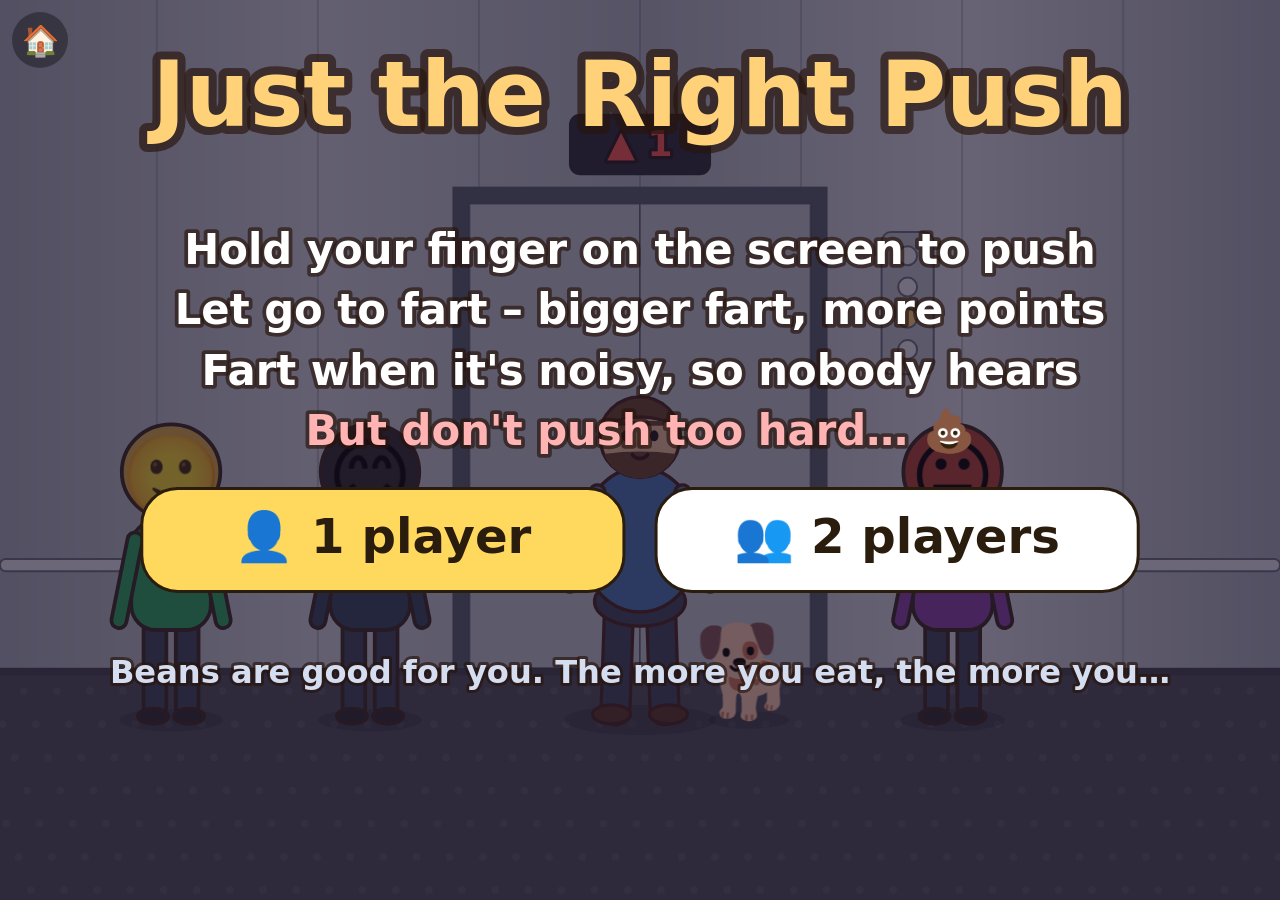
<file: fis/index.html>
<!doctype html>
<html lang="sv">
<head>
  <meta charset="utf-8">
  <!-- Gör att spelet fyller skärmen på iPad/telefon och inte går att zooma -->
  <meta name="viewport" content="width=device-width, initial-scale=1, viewport-fit=cover, user-scalable=no">
  <!-- Gör att spelet startar i helskärm när man lagt det på hemskärmen -->
  <meta name="apple-mobile-web-app-capable" content="yes">
  <meta name="mobile-web-app-capable" content="yes">
  <meta name="apple-mobile-web-app-status-bar-style" content="black-translucent">
  <meta name="apple-mobile-web-app-title" content="Lagom tryck" data-en-content="Just the Right Push">
  <meta name="theme-color" content="#cfd6de">
  <title data-en="Just the Right Push">Lagom tryck</title>
  <link rel="icon" href="../favicon.svg" type="image/svg+xml">
  <link rel="icon" href="../favicon.png" sizes="64x64" type="image/png">
  <link rel="apple-touch-icon" href="../apple-touch-icon.png">
  <link rel="stylesheet" href="../spel.css">
</head>
<body>
  <canvas id="spel"></canvas>
  <div class="knappar">
    <a id="hem" class="rund-knapp" href="../" aria-label="Till menyn" data-en-aria-label="Back to the menu">🏠</a>
    <button id="paus" class="rund-knapp" type="button" aria-label="Pausa" data-en-aria-label="Pause" hidden>
      <svg viewBox="0 0 24 24" aria-hidden="true"><rect x="5" y="4" width="5" height="16" rx="1.5"/><rect x="14" y="4" width="5" height="16" rx="1.5"/></svg>
    </button>
  </div>
  <div id="pausmeny" class="pausmeny" hidden>
    <div class="pausruta" role="dialog" aria-labelledby="paustitel">
      <h2 id="paustitel" data-en="Paused">Paus</h2>
      <button id="fortsatt" class="menyknapp" type="button" data-en="▶ Continue">▶ Fortsätt</button>
      <button id="borjaOm" class="menyknapp sekundar" type="button" data-en="↻ Start over">↻ Börja om</button>
      <button id="musikKnapp" class="menyknapp sekundar" type="button">♪ Musik: på</button>
      <button class="menyknapp sekundar" type="button" data-topplista="fis" data-en="🏆 High scores">🏆 Topplista</button>
      <a class="menyknapp sekundar" href="../" data-en="🏠 Back to menu">🏠 Till menyn</a>
    </div>
  </div>
  <script src="../sprak.js"></script>
  <script src="../offline.js"></script>
  <script src="../topplista.js"></script>
  <script src="game.js"></script>
</body>
</html>
</file>
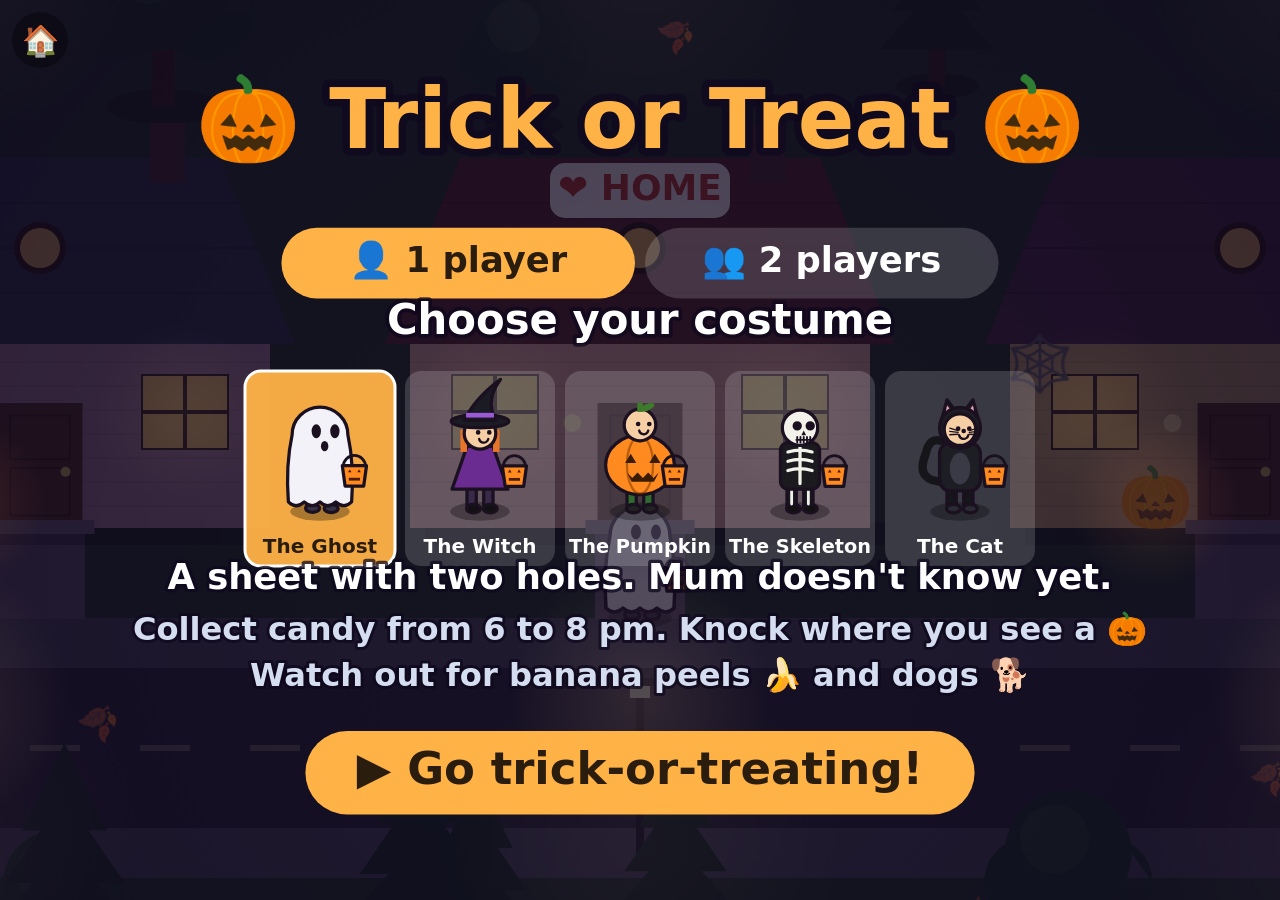
<file: godis/index.html>
<!doctype html>
<html lang="sv">
<head>
  <meta charset="utf-8">
  <!-- Gör att spelet fyller skärmen på iPad/telefon och inte går att zooma -->
  <meta name="viewport" content="width=device-width, initial-scale=1, viewport-fit=cover, user-scalable=no">
  <!-- Gör att spelet startar i helskärm när man lagt det på hemskärmen -->
  <meta name="apple-mobile-web-app-capable" content="yes">
  <meta name="mobile-web-app-capable" content="yes">
  <meta name="apple-mobile-web-app-status-bar-style" content="black-translucent">
  <meta name="apple-mobile-web-app-title" content="Bus eller godis" data-en-content="Trick or Treat">
  <meta name="theme-color" content="#1b0f2e">
  <title data-en="Trick or Treat">Bus eller godis</title>
  <link rel="icon" href="../favicon.svg" type="image/svg+xml">
  <link rel="icon" href="../favicon.png" sizes="64x64" type="image/png">
  <link rel="apple-touch-icon" href="../apple-touch-icon.png">
  <link rel="stylesheet" href="../spel.css">
</head>
<body>
  <canvas id="spel"></canvas>
  <div class="knappar">
    <a id="hem" class="rund-knapp" href="../" aria-label="Till menyn" data-en-aria-label="Back to the menu">🏠</a>
    <button id="paus" class="rund-knapp" type="button" aria-label="Pausa" data-en-aria-label="Pause" hidden>
      <svg viewBox="0 0 24 24" aria-hidden="true"><rect x="5" y="4" width="5" height="16" rx="1.5"/><rect x="14" y="4" width="5" height="16" rx="1.5"/></svg>
    </button>
  </div>
  <div id="pausmeny" class="pausmeny" hidden>
    <div class="pausruta" role="dialog" aria-labelledby="paustitel">
      <h2 id="paustitel" data-en="Paused">Paus</h2>
      <button id="fortsatt" class="menyknapp" type="button" data-en="▶ Continue">▶ Fortsätt</button>
      <button id="borjaOm" class="menyknapp sekundar" type="button" data-en="↻ Start over">↻ Börja om</button>
      <button id="musikKnapp" class="menyknapp sekundar" type="button">♪ Musik: på</button>
      <button class="menyknapp sekundar" type="button" data-topplista="godis" data-en="🏆 High scores">🏆 Topplista</button>
      <a class="menyknapp sekundar" href="../" data-en="🏠 Back to menu">🏠 Till menyn</a>
    </div>
  </div>
  <script src="../sprak.js"></script>
  <script src="../offline.js"></script>
  <script src="../topplista.js"></script>
  <script src="game.js"></script>
</body>
</html>
</file>
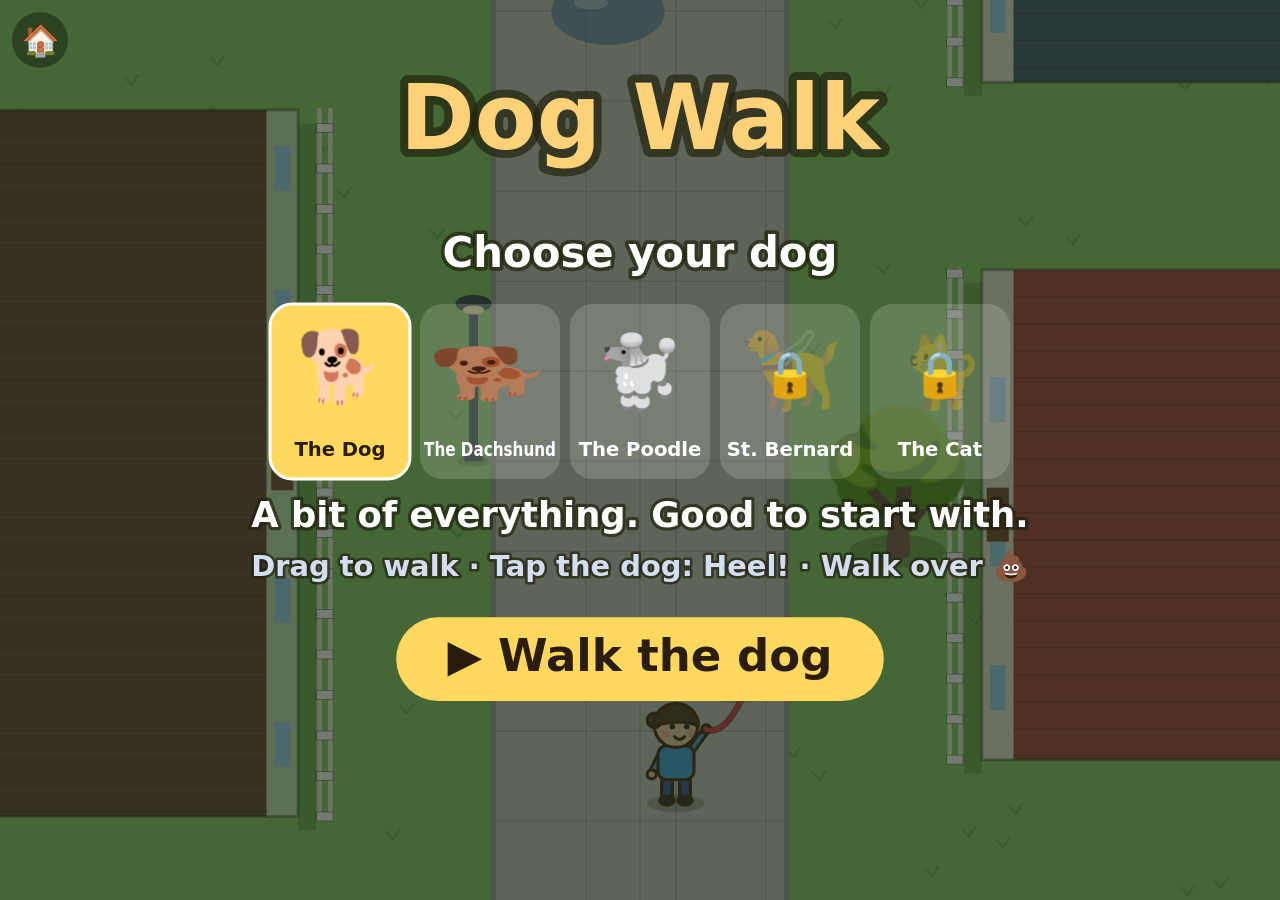
<file: hund/index.html>
<!doctype html>
<html lang="sv">
<head>
  <meta charset="utf-8">
  <!-- Gör att spelet fyller skärmen på iPad/telefon och inte går att zooma -->
  <meta name="viewport" content="width=device-width, initial-scale=1, viewport-fit=cover, user-scalable=no">
  <!-- Gör att spelet startar i helskärm när man lagt det på hemskärmen -->
  <meta name="apple-mobile-web-app-capable" content="yes">
  <meta name="mobile-web-app-capable" content="yes">
  <meta name="apple-mobile-web-app-status-bar-style" content="black-translucent">
  <meta name="apple-mobile-web-app-title" content="Hundpromenaden" data-en-content="Dog Walk">
  <meta name="theme-color" content="#8ccd66">
  <title data-en="Dog Walk">Hundpromenaden</title>
  <link rel="icon" href="../favicon.svg" type="image/svg+xml">
  <link rel="icon" href="../favicon.png" sizes="64x64" type="image/png">
  <link rel="apple-touch-icon" href="../apple-touch-icon.png">
  <link rel="stylesheet" href="../spel.css">
</head>
<body>
  <canvas id="spel"></canvas>
  <div class="knappar">
    <a id="hem" class="rund-knapp" href="../" aria-label="Till menyn" data-en-aria-label="Back to the menu">🏠</a>
    <button id="paus" class="rund-knapp" type="button" aria-label="Pausa" data-en-aria-label="Pause" hidden>
      <svg viewBox="0 0 24 24" aria-hidden="true"><rect x="5" y="4" width="5" height="16" rx="1.5"/><rect x="14" y="4" width="5" height="16" rx="1.5"/></svg>
    </button>
  </div>
  <div id="pausmeny" class="pausmeny" hidden>
    <div class="pausruta" role="dialog" aria-labelledby="paustitel">
      <h2 id="paustitel" data-en="Paused">Paus</h2>
      <button id="fortsatt" class="menyknapp" type="button" data-en="▶ Continue">▶ Fortsätt</button>
      <button id="borjaOm" class="menyknapp sekundar" type="button" data-en="↻ Start over">↻ Börja om</button>
      <button id="musikKnapp" class="menyknapp sekundar" type="button">♪ Musik: på</button>
      <button class="menyknapp sekundar" type="button" data-topplista="hund" data-en="🏆 High scores">🏆 Topplista</button>
      <a class="menyknapp sekundar" href="../" data-en="🏠 Back to menu">🏠 Till menyn</a>
    </div>
  </div>
  <script src="../sprak.js"></script>
  <script src="../offline.js"></script>
  <script src="../topplista.js"></script>
  <script src="game.js"></script>
</body>
</html>
</file>
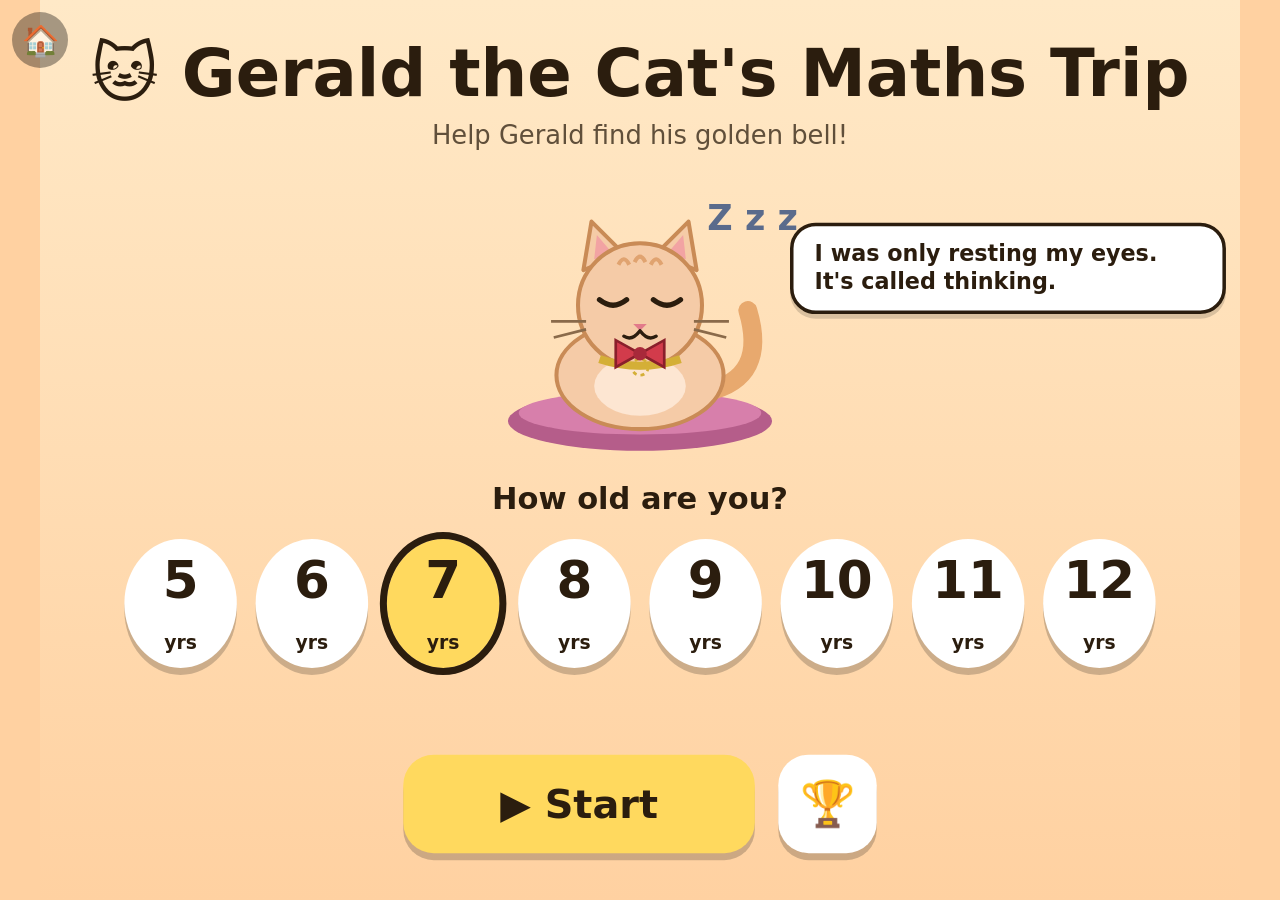
<file: matte/index.html>
<!doctype html>
<html lang="sv">
<head>
  <meta charset="utf-8">
  <!-- Gör att spelet fyller skärmen på iPad/telefon och inte går att zooma -->
  <meta name="viewport" content="width=device-width, initial-scale=1, viewport-fit=cover, user-scalable=no">
  <!-- Gör att spelet startar i helskärm när man lagt det på hemskärmen -->
  <meta name="apple-mobile-web-app-capable" content="yes">
  <meta name="mobile-web-app-capable" content="yes">
  <meta name="apple-mobile-web-app-status-bar-style" content="black-translucent">
  <meta name="apple-mobile-web-app-title" content="Görans matteresa" data-en-content="Gerald's Maths Trip">
  <meta name="theme-color" content="#ffd1a1">
  <title data-en="Gerald the Cat's Maths Trip">Katten Görans matteresa</title>
  <link rel="icon" href="../favicon.svg" type="image/svg+xml">
  <link rel="icon" href="../favicon.png" sizes="64x64" type="image/png">
  <link rel="apple-touch-icon" href="../apple-touch-icon.png">
  <link rel="stylesheet" href="../spel.css">
  <link rel="stylesheet" href="matte.css">
</head>
<body>
  <!-- Allt i spelet ritas i #scen, som skalas så att den fyller skärmen -->
  <div id="scen"></div>
  <div class="knappar">
    <a id="hem" class="rund-knapp" href="../" aria-label="Till menyn" data-en-aria-label="Back to the menu">🏠</a>
    <button id="paus" class="rund-knapp" type="button" aria-label="Pausa" data-en-aria-label="Pause" hidden>
      <svg viewBox="0 0 24 24" aria-hidden="true"><rect x="5" y="4" width="5" height="16" rx="1.5"/><rect x="14" y="4" width="5" height="16" rx="1.5"/></svg>
    </button>
  </div>
  <div id="pausmeny" class="pausmeny" hidden>
    <div class="pausruta" role="dialog" aria-labelledby="paustitel">
      <h2 id="paustitel" data-en="Paused">Paus</h2>
      <button id="fortsatt" class="menyknapp" type="button" data-en="▶ Continue">▶ Fortsätt</button>
      <button id="borjaOm" class="menyknapp sekundar" type="button" data-en="↻ Start over">↻ Börja om</button>
      <button id="pausTopplista" class="menyknapp sekundar" type="button" data-topplista="mattesju" data-en="🏆 High scores">🏆 Topplista</button>
      <button id="musikKnapp" class="menyknapp sekundar" type="button">♪ Musik: på</button>
      <button id="ljudKnapp" class="menyknapp sekundar" type="button">🔊 Ljud: på</button>
      <button id="rostKnapp" class="menyknapp sekundar" type="button">🗣️ Läs upp frågan: på</button>
      <a class="menyknapp sekundar" href="../" data-en="🏠 Back to menu">🏠 Till menyn</a>
    </div>
  </div>
  <script src="../sprak.js"></script>
  <script src="../offline.js"></script>
  <script src="../topplista.js"></script>
  <script src="../musik.js"></script>
  <script src="fragor.js"></script>
  <script src="game.js"></script>
</body>
</html>
</file>
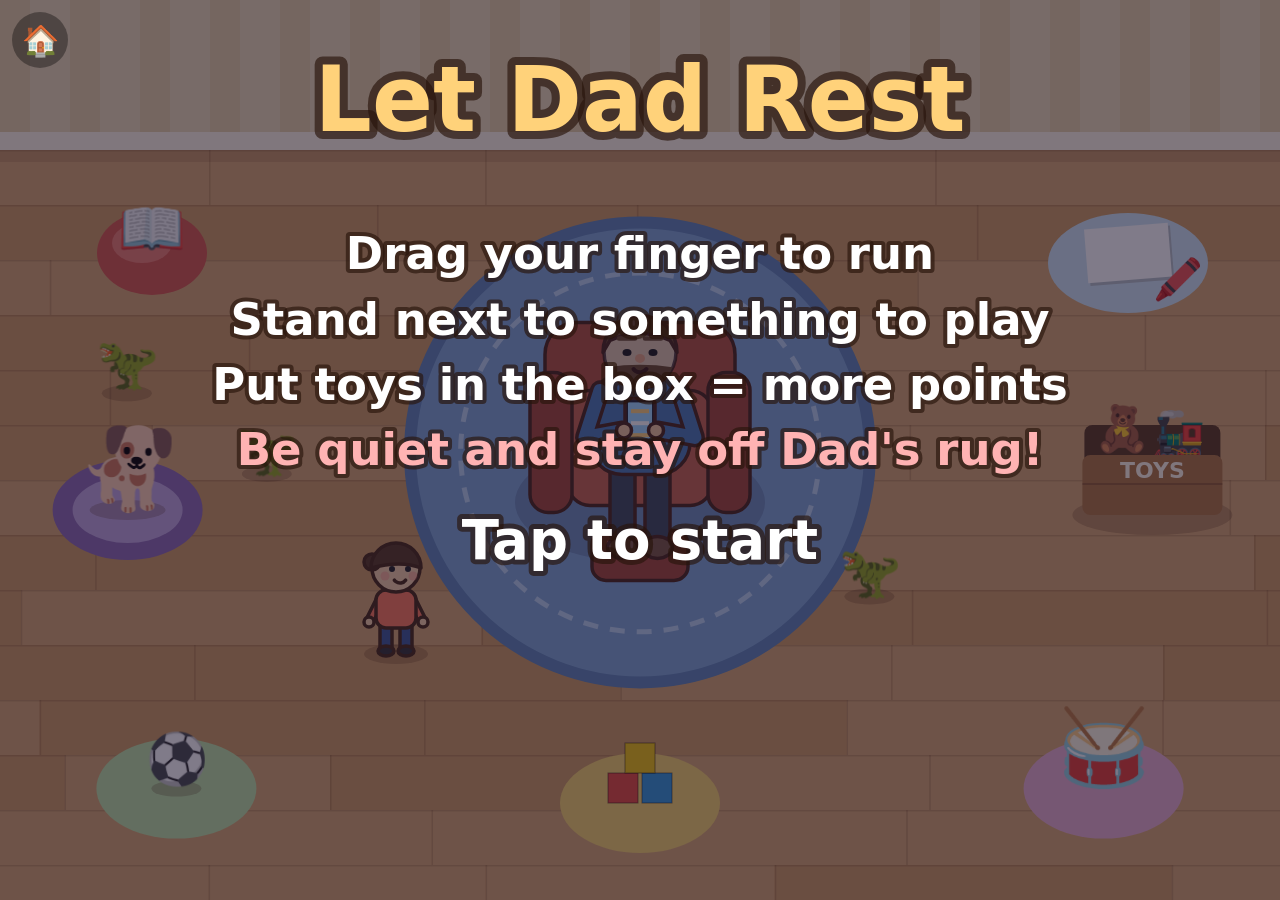
<file: pappa/index.html>
<!doctype html>
<html lang="sv">
<head>
  <meta charset="utf-8">
  <!-- Gör att spelet fyller skärmen på iPad/telefon och inte går att zooma -->
  <meta name="viewport" content="width=device-width, initial-scale=1, viewport-fit=cover, user-scalable=no">
  <!-- Gör att spelet startar i helskärm när man lagt det på hemskärmen -->
  <meta name="apple-mobile-web-app-capable" content="yes">
  <meta name="mobile-web-app-capable" content="yes">
  <meta name="apple-mobile-web-app-status-bar-style" content="black-translucent">
  <meta name="apple-mobile-web-app-title" content="Låt pappa vila" data-en-content="Let Dad Rest">
  <meta name="theme-color" content="#efdcb6">
  <title data-en="Let Dad Rest">Låt pappa vila</title>
  <link rel="icon" href="../favicon.svg" type="image/svg+xml">
  <link rel="icon" href="../favicon.png" sizes="64x64" type="image/png">
  <link rel="apple-touch-icon" href="../apple-touch-icon.png">
  <link rel="stylesheet" href="../spel.css">
</head>
<body>
  <canvas id="spel"></canvas>
  <div class="knappar">
    <a id="hem" class="rund-knapp" href="../" aria-label="Till menyn" data-en-aria-label="Back to the menu">🏠</a>
    <button id="paus" class="rund-knapp" type="button" aria-label="Pausa" data-en-aria-label="Pause" hidden>
      <svg viewBox="0 0 24 24" aria-hidden="true"><rect x="5" y="4" width="5" height="16" rx="1.5"/><rect x="14" y="4" width="5" height="16" rx="1.5"/></svg>
    </button>
  </div>
  <div id="pausmeny" class="pausmeny" hidden>
    <div class="pausruta" role="dialog" aria-labelledby="paustitel">
      <h2 id="paustitel" data-en="Paused">Paus</h2>
      <button id="fortsatt" class="menyknapp" type="button" data-en="▶ Continue">▶ Fortsätt</button>
      <button id="borjaOm" class="menyknapp sekundar" type="button" data-en="↻ Start over">↻ Börja om</button>
      <button id="musikKnapp" class="menyknapp sekundar" type="button">♪ Musik: på</button>
      <button class="menyknapp sekundar" type="button" data-topplista="pappa" data-en="🏆 High scores">🏆 Topplista</button>
      <a class="menyknapp sekundar" href="../" data-en="🏠 Back to menu">🏠 Till menyn</a>
    </div>
  </div>
  <script src="../sprak.js"></script>
  <script src="../offline.js"></script>
  <script src="../topplista.js"></script>
  <script src="game.js"></script>
</body>
</html>
</file>
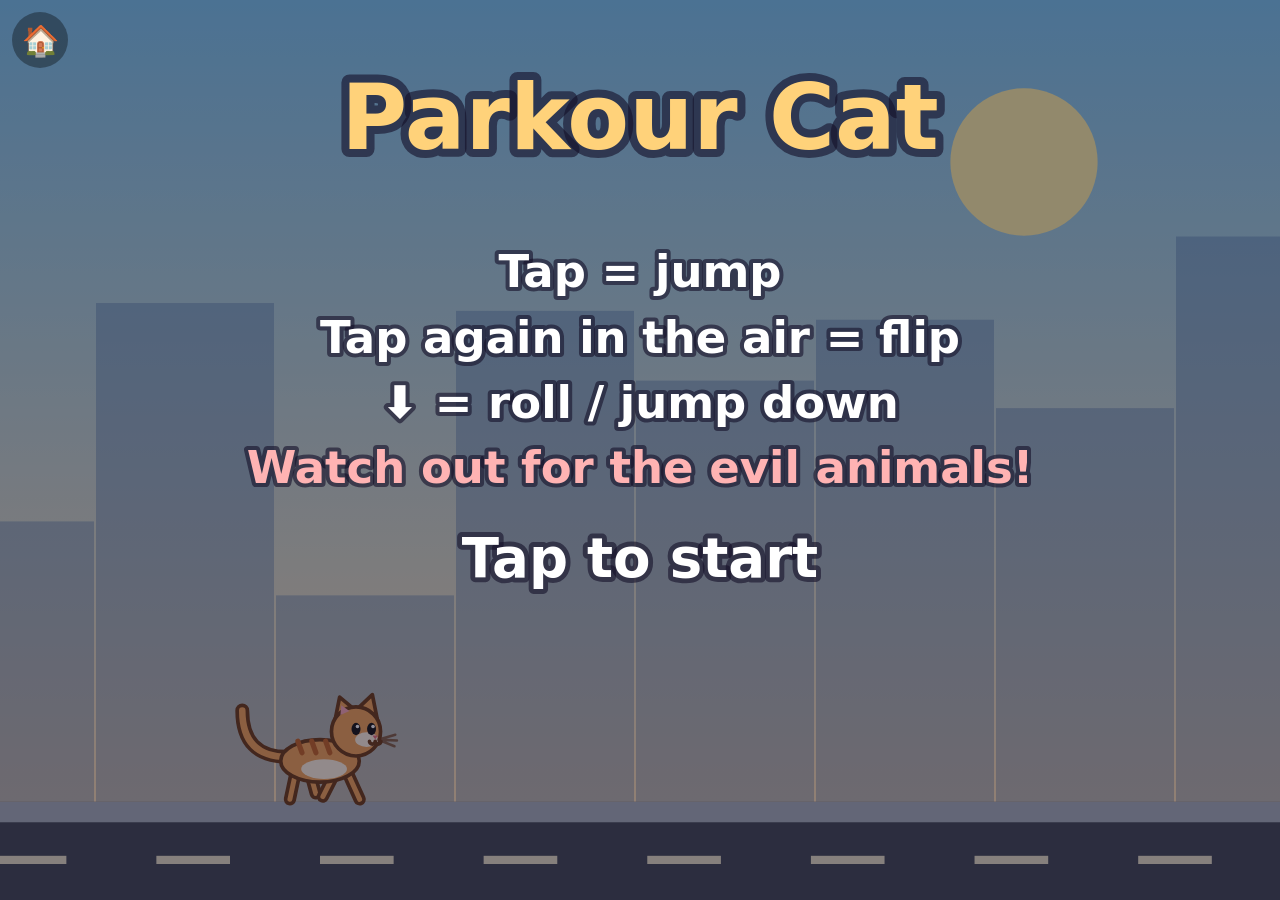
<file: parkour/index.html>
<!doctype html>
<html lang="sv">
<head>
  <meta charset="utf-8">
  <!-- Gör att spelet fyller skärmen på iPad/telefon och inte går att zooma -->
  <meta name="viewport" content="width=device-width, initial-scale=1, viewport-fit=cover, user-scalable=no">
  <!-- Gör att spelet startar i helskärm när man lagt det på hemskärmen -->
  <meta name="apple-mobile-web-app-capable" content="yes">
  <meta name="mobile-web-app-capable" content="yes">
  <meta name="apple-mobile-web-app-status-bar-style" content="black-translucent">
  <meta name="apple-mobile-web-app-title" content="Parkourkatten" data-en-content="Parkour Cat">
  <meta name="theme-color" content="#7ec8f0">
  <title data-en="Parkour Cat">Parkourkatten</title>
  <link rel="icon" href="../favicon.svg" type="image/svg+xml">
  <link rel="icon" href="../favicon.png" sizes="64x64" type="image/png">
  <link rel="apple-touch-icon" href="../apple-touch-icon.png">
  <link rel="stylesheet" href="../spel.css">
</head>
<body>
  <canvas id="spel"></canvas>
  <div class="knappar">
    <a id="hem" class="rund-knapp" href="../" aria-label="Till menyn" data-en-aria-label="Back to the menu">🏠</a>
    <button id="paus" class="rund-knapp" type="button" aria-label="Pausa" data-en-aria-label="Pause" hidden>
      <svg viewBox="0 0 24 24" aria-hidden="true"><rect x="5" y="4" width="5" height="16" rx="1.5"/><rect x="14" y="4" width="5" height="16" rx="1.5"/></svg>
    </button>
  </div>
  <div id="pausmeny" class="pausmeny" hidden>
    <div class="pausruta" role="dialog" aria-labelledby="paustitel">
      <h2 id="paustitel" data-en="Paused">Paus</h2>
      <button id="fortsatt" class="menyknapp" type="button" data-en="▶ Continue">▶ Fortsätt</button>
      <button id="borjaOm" class="menyknapp sekundar" type="button" data-en="↻ Start over">↻ Börja om</button>
      <button id="musikKnapp" class="menyknapp sekundar" type="button">♪ Musik: på</button>
      <button class="menyknapp sekundar" type="button" data-topplista="parkour" data-en="🏆 High scores">🏆 Topplista</button>
      <a class="menyknapp sekundar" href="../" data-en="🏠 Back to menu">🏠 Till menyn</a>
    </div>
  </div>
  <script src="../sprak.js"></script>
  <script src="../offline.js"></script>
  <script src="../topplista.js"></script>
  <script src="game.js"></script>
</body>
</html>
</file>
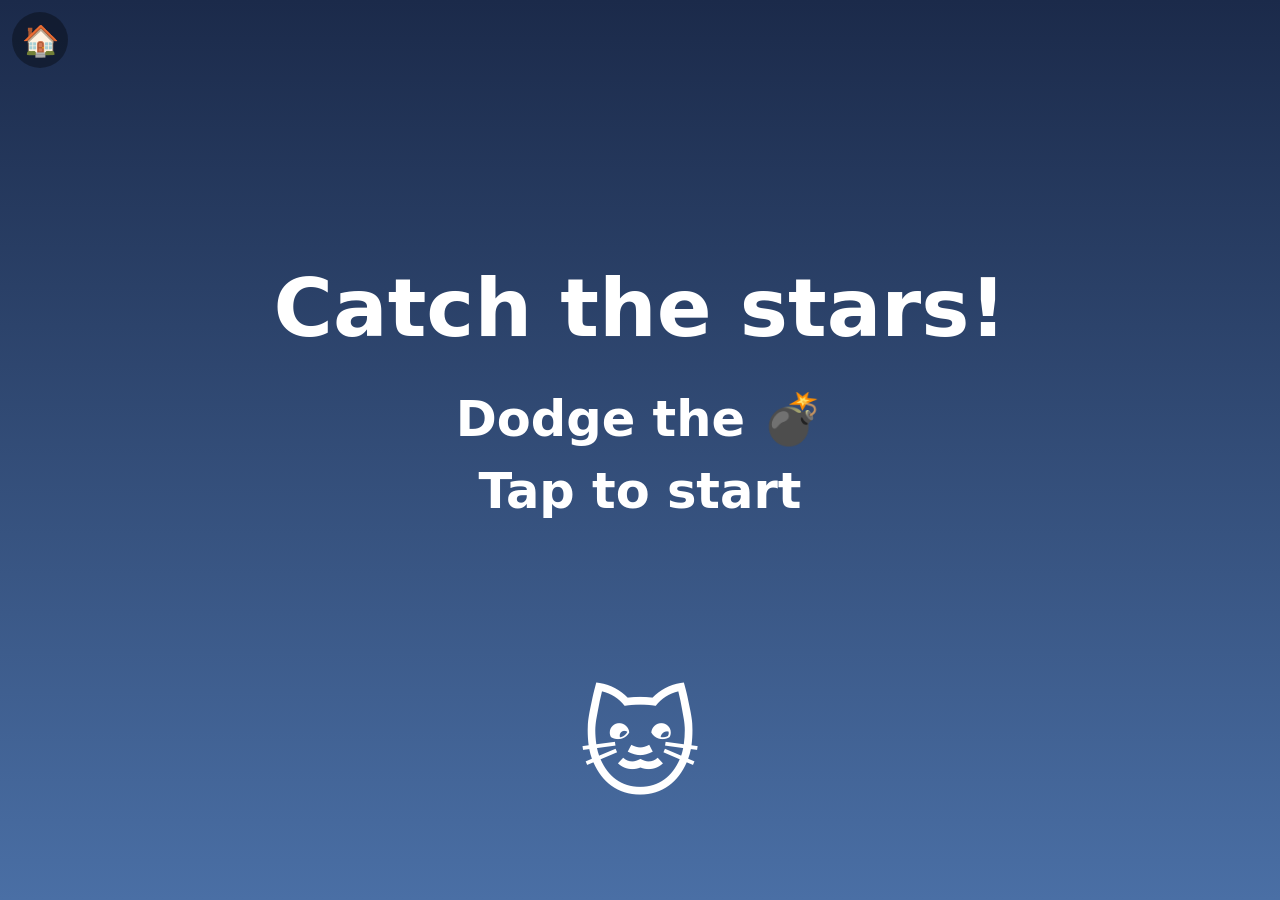
<file: stjarnor/index.html>
<!doctype html>
<html lang="sv">
<head>
  <meta charset="utf-8">
  <!-- Gör att spelet fyller skärmen på iPad/telefon och inte går att zooma -->
  <meta name="viewport" content="width=device-width, initial-scale=1, viewport-fit=cover, user-scalable=no">
  <!-- Gör att spelet startar i helskärm när man lagt det på hemskärmen -->
  <meta name="apple-mobile-web-app-capable" content="yes">
  <meta name="mobile-web-app-capable" content="yes">
  <meta name="apple-mobile-web-app-status-bar-style" content="black-translucent">
  <meta name="apple-mobile-web-app-title" content="Fånga stjärnorna" data-en-content="Catch the Stars">
  <meta name="theme-color" content="#1b2a4a">
  <title data-en="Catch the Stars">Fånga stjärnorna</title>
  <link rel="icon" href="../favicon.svg" type="image/svg+xml">
  <link rel="icon" href="../favicon.png" sizes="64x64" type="image/png">
  <link rel="apple-touch-icon" href="../apple-touch-icon.png">
  <link rel="stylesheet" href="../spel.css">
</head>
<body>
  <canvas id="spel"></canvas>
  <div class="knappar">
    <a id="hem" class="rund-knapp" href="../" aria-label="Till menyn" data-en-aria-label="Back to the menu">🏠</a>
    <button id="paus" class="rund-knapp" type="button" aria-label="Pausa" data-en-aria-label="Pause" hidden>
      <svg viewBox="0 0 24 24" aria-hidden="true"><rect x="5" y="4" width="5" height="16" rx="1.5"/><rect x="14" y="4" width="5" height="16" rx="1.5"/></svg>
    </button>
  </div>
  <div id="pausmeny" class="pausmeny" hidden>
    <div class="pausruta" role="dialog" aria-labelledby="paustitel">
      <h2 id="paustitel" data-en="Paused">Paus</h2>
      <button id="fortsatt" class="menyknapp" type="button" data-en="▶ Continue">▶ Fortsätt</button>
      <button id="borjaOm" class="menyknapp sekundar" type="button" data-en="↻ Start over">↻ Börja om</button>
      <button class="menyknapp sekundar" type="button" data-topplista="stjarnor" data-en="🏆 High scores">🏆 Topplista</button>
      <a class="menyknapp sekundar" href="../" data-en="🏠 Back to menu">🏠 Till menyn</a>
    </div>
  </div>
  <script src="../sprak.js"></script>
  <script src="../offline.js"></script>
  <script src="../topplista.js"></script>
  <script src="game.js"></script>
</body>
</html>
</file>
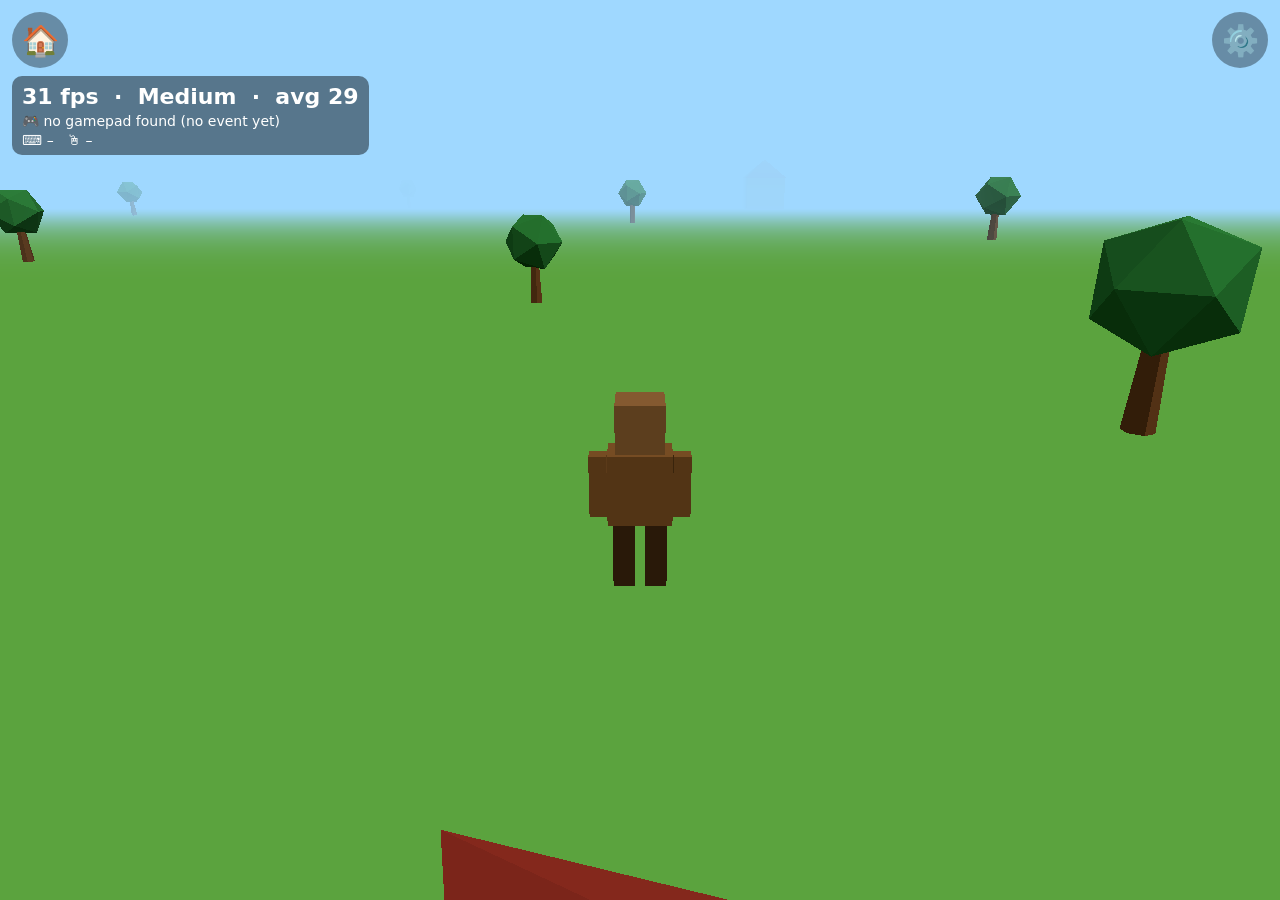
<file: test3d/index.html>
<!doctype html>
<html lang="sv">
<head>
  <meta charset="utf-8">
  <!-- Testsida för 3D: visar vad iPad/Xbox klarar. Finns inte i menyn. -->
  <meta name="viewport" content="width=device-width, initial-scale=1, viewport-fit=cover, user-scalable=no">
  <meta name="apple-mobile-web-app-capable" content="yes">
  <meta name="mobile-web-app-capable" content="yes">
  <meta name="theme-color" content="#1b2a4a">
  <title data-en="3D test">3D-test</title>
  <link rel="icon" href="../favicon.svg" type="image/svg+xml">
  <link rel="icon" href="../favicon.png" sizes="64x64" type="image/png">
  <link rel="apple-touch-icon" href="../apple-touch-icon.png">
  <link rel="stylesheet" href="../spel.css">
  <style>
    canvas { position: fixed; left: 0; top: 0; width: 100%; height: 100%; }

    /* Rutan med bilder per sekund och handkontroll, uppe till vänster under 🏠 */
    #status {
      position: fixed;
      top: calc(var(--sakert-topp) + 76px);
      left: calc(var(--sakert-vanster) + 12px);
      max-width: 60vw;
      padding: 6px 10px;
      border-radius: 10px;
      font: 14px/1.35 system-ui, -apple-system, sans-serif;
      color: #fff;
      background: rgba(0, 0, 0, 0.45);
      pointer-events: none;
      white-space: pre-wrap;
    }
    #fps { font-size: 22px; font-weight: bold; }

    /* Knappen som öppnar panelen, uppe till höger */
    #oppnaPanel {
      position: fixed;
      top: calc(var(--sakert-topp) + 12px);
      right: calc(var(--sakert-hoger) + 12px);
    }

    #panel {
      position: fixed;
      top: calc(var(--sakert-topp) + 76px);
      right: calc(var(--sakert-hoger) + 12px);
      bottom: calc(var(--sakert-botten) + 12px);
      width: min(380px, calc(100vw - 24px));
      overflow-y: auto;
      -webkit-overflow-scrolling: touch;
      touch-action: pan-y;
      padding: 12px;
      border-radius: 14px;
      font: 15px/1.4 system-ui, -apple-system, sans-serif;
      color: #fff;
      background: rgba(10, 18, 36, 0.88);
      -webkit-user-select: text;
      user-select: text;
    }
    #panel[hidden] { display: none; }
    #panel h3 { margin: 12px 0 6px; font-size: 16px; }
    #panel h3:first-child { margin-top: 0; }
    #panel button, #panel select {
      font: inherit;
      margin: 2px 4px 4px 0;
      padding: 8px 12px;
      border: 0;
      border-radius: 10px;
      color: #1b2a4a;
      background: #ffd95e;
      touch-action: manipulation;
    }
    #panel button.vald { background: #7be07b; }
    #panel select { max-width: 100%; background: #fff; }
    #info, #roster {
      margin: 0;
      font: 12px/1.35 ui-monospace, Menlo, monospace;
      white-space: pre-wrap;
      word-break: break-word;
    }

    /* Joysticken för vänster tumme */
    #joystick {
      position: fixed;
      left: calc(var(--sakert-vanster) + 28px);
      bottom: calc(var(--sakert-botten) + 28px);
      width: 150px;
      height: 150px;
      border-radius: 50%;
      background: rgba(255, 255, 255, 0.18);
      border: 3px solid rgba(255, 255, 255, 0.45);
    }
    #pinne {
      position: absolute;
      left: 45px;
      top: 45px;
      width: 60px;
      height: 60px;
      border-radius: 50%;
      background: rgba(255, 255, 255, 0.75);
      pointer-events: none;
    }

    #hopp {
      position: fixed;
      right: calc(var(--sakert-hoger) + 36px);
      bottom: calc(var(--sakert-botten) + 44px);
      width: 110px;
      height: 110px;
      border: 0;
      border-radius: 50%;
      font: bold 22px system-ui, -apple-system, sans-serif;
      color: #1b2a4a;
      background: rgba(255, 217, 94, 0.85);
    }
    #hopp.tryckt { background: #7be07b; }
    #joystick[hidden], #hopp[hidden] { display: none; }

    #fel {
      position: fixed;
      left: 12px; right: 12px; top: 40%;
      padding: 16px;
      border-radius: 12px;
      font: 18px/1.4 system-ui, sans-serif;
      color: #fff;
      background: #a33;
    }
  </style>
</head>
<body>
  <canvas id="spel"></canvas>
  <div class="knappar">
    <a id="hem" class="rund-knapp" href="../" aria-label="Till menyn" data-en-aria-label="Back to the menu">🏠</a>
  </div>
  <div id="status"><span id="fps">– fps</span>
<span id="kontrollStatus"></span></div>
  <button id="oppnaPanel" class="rund-knapp" type="button" aria-label="Inställningar och info" data-en-aria-label="Settings and info">⚙️</button>

  <div id="panel" hidden>
    <h3 data-en="Performance">Prestanda</h3>
    <div id="nivaKnappar"></div>

    <h3 data-en="Swedish speech">Svenskt tal</h3>
    <div>
      <button id="prataBajsis" type="button">🗣 Bajsis</button>
      <button id="prataMorfar" type="button">🗣 Morfar</button>
    </div>
    <select id="rostVal"></select>
    <pre id="roster"></pre>

    <h3 data-en="About this device">Om enheten</h3>
    <button id="kopiera" type="button" data-en="📋 Copy info">📋 Kopiera info</button>
    <pre id="info"></pre>
  </div>

  <div id="joystick" hidden><div id="pinne"></div></div>
  <button id="hopp" type="button" hidden data-en="JUMP">HOPP</button>
  <div id="fel" hidden></div>

  <script src="../sprak.js"></script>
  <script src="../offline.js"></script>
  <!-- Three.js r159 (MIT-licens, se ../three-LICENSE.txt). Vanlig skriptfil, inte modul, för gamla webbläsare. -->
  <script src="../three.min.js"></script>
  <script src="test3d.js"></script>
</body>
</html>
</file>
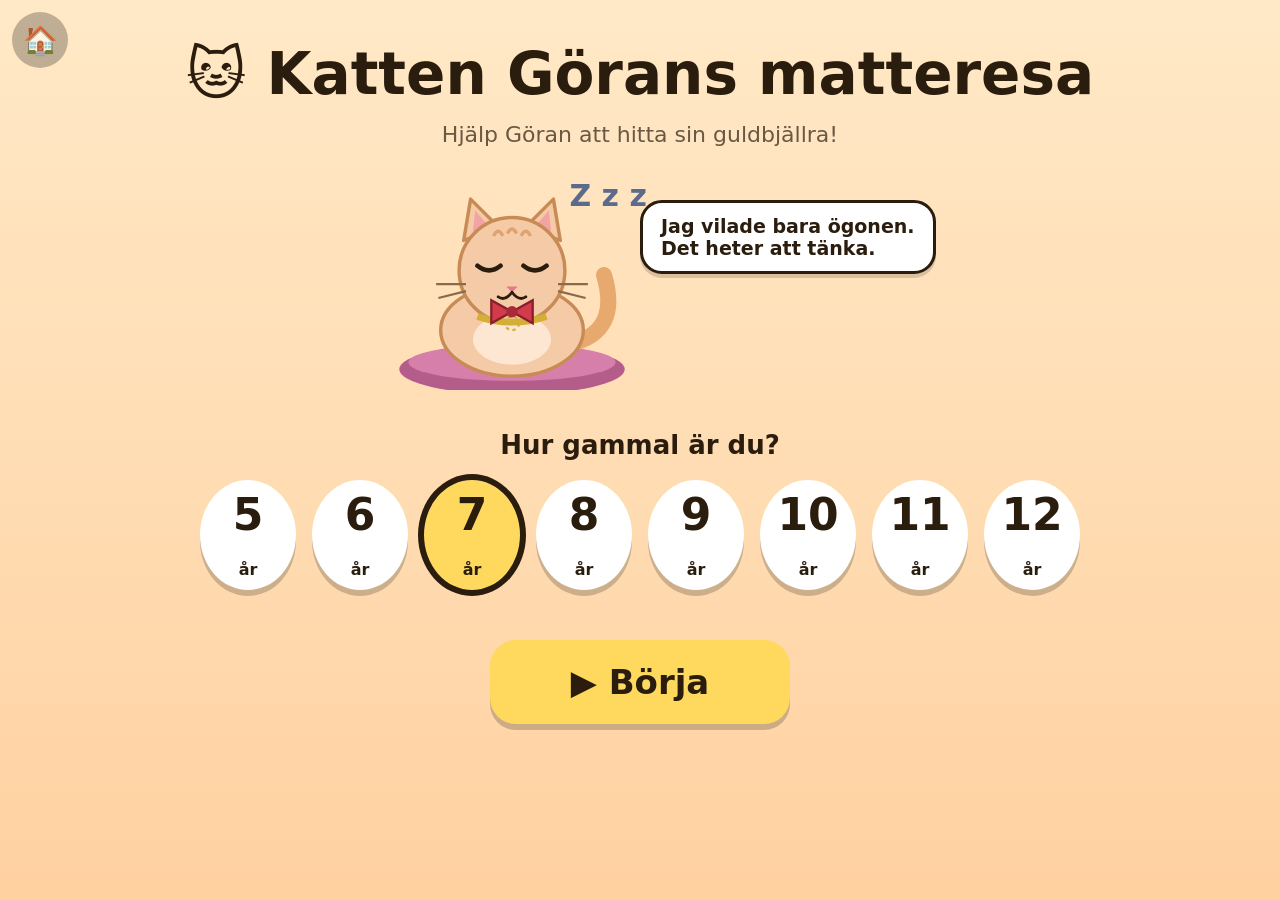
<file: matte/skisser/skisser.html>
<!doctype html>
<html lang="sv">
<head>
<meta charset="utf-8">
<title>Skisser – Katten Görans matteresa</title>
<style>
  :root { --text: #2b1d0e; --guld: #ffd95e; --krem: #fff8ec; }
  * { box-sizing: border-box; }
  body { margin: 0; width: 1024px; height: 768px; overflow: hidden; font-family: ui-rounded, "SF Pro Rounded", system-ui, sans-serif; color: var(--text); }
  .skarm { position: absolute; inset: 0; display: none; }
  .skarm.syns { display: block; }
  .rund { position: absolute; top: 12px; width: 56px; height: 56px; border-radius: 50%; background: rgba(0,0,0,.25); color: #fff; display: grid; place-items: center; font-size: 28px; }
  .bubbla { position: absolute; background: #fff; border: 3px solid var(--text); border-radius: 22px; padding: 12px 18px; font-size: 22px; font-weight: 700; max-width: 360px; box-shadow: 0 4px 0 rgba(0,0,0,.15); }
  .knapp { display: inline-grid; place-items: center; border-radius: 26px; background: #fff; box-shadow: 0 6px 0 rgba(0,0,0,.2); font-weight: 800; }
  .stjarnor { position: absolute; top: 18px; left: 160px; font-size: 38px; letter-spacing: 2px; }
  .fiskar { position: absolute; top: 18px; right: 24px; font-size: 38px; }
  .tom { opacity: .25; filter: grayscale(1); }
  .fraga { position: absolute; top: 110px; left: 0; right: 0; text-align: center; }
  .tal { font-size: 96px; font-weight: 900; letter-spacing: 6px; }
  .svar { position: absolute; bottom: 48px; left: 0; right: 0; display: flex; justify-content: center; gap: 28px; }
  .svar .knapp { width: 150px; height: 130px; font-size: 64px; }
  .etikett { position: absolute; font-size: 13px; background: #222; color: #fff; padding: 4px 8px; border-radius: 6px; opacity: .8; }
</style>
</head>
<body>

<!-- 1. Start -->
<div class="skarm" id="s1" style="background: linear-gradient(#ffe9c7, #ffd1a1);">
  <div class="rund" style="left:12px">🏠</div>
  <div style="position:absolute; top:40px; width:100%; text-align:center; font-size:58px; font-weight:900;">🐱 Katten Görans matteresa</div>
  <div style="position:absolute; top:122px; width:100%; text-align:center; font-size:22px; opacity:.7;">Hjälp Göran att hitta sin guldbjällra!</div>
  <div class="goran" data-lage="sover" style="position:absolute; left:372px; top:160px; width:280px; height:230px;"></div>
  <div class="bubbla" style="left:640px; top:200px; font-size:19px;">Jag vilade bara ögonen.<br>Det heter att tänka.</div>
  <div style="position:absolute; top:430px; width:100%; text-align:center; font-size:26px; font-weight:800;">Hur gammal är du?</div>
  <div id="aldrar" style="position:absolute; top:480px; left:0; right:0; display:flex; justify-content:center; gap:16px;"></div>
  <div style="position:absolute; top:640px; width:100%; text-align:center;"><span class="knapp" style="background:var(--guld); width:300px; height:84px; font-size:34px;">▶ Börja</span></div>
</div>

<!-- 2. Karta -->
<div class="skarm" id="s2" style="background: #cfe8c4;">
  <svg id="karta" width="1024" height="768" style="position:absolute; inset:0"></svg>
  <div class="rund" style="left:12px">🏠</div><div class="rund" style="left:78px">⏸</div>
  <div style="position:absolute; top:20px; right:24px; font-size:30px; font-weight:900; background:#fff; padding:8px 18px; border-radius:20px;">⭐ 340</div>
  <div style="position:absolute; top:80px; right:24px; font-size:20px; font-weight:800; background:rgba(255,255,255,.8); padding:6px 14px; border-radius:14px;">7 år</div>
</div>

<!-- 3. Fråga 5 år -->
<div class="skarm" id="s3" style="background: linear-gradient(#fff6e5, #ffe7c2);">
  <div class="rund" style="left:12px">🏠</div><div class="rund" style="left:78px">⏸</div>
  <div class="stjarnor">⭐⭐⭐<span class="tom">⭐⭐⭐⭐⭐</span></div>
  <div class="fiskar">🐟🐟🐟</div>
  <div class="fraga">
    <div class="tal">3 + 2 = ?</div>
    <div style="display:flex; justify-content:center; gap:90px; margin-top:12px; font-size:56px;">
      <div>🐟🐟🐟</div><div>🐟🐟</div>
    </div>
  </div>
  <div class="svar"><span class="knapp">4</span><span class="knapp">5</span><span class="knapp">6</span></div>
  <div class="goran" data-lage="vaken" style="position:absolute; left:10px; bottom:10px; width:200px; height:170px;"></div>
  <div class="bubbla" style="left:150px; bottom:180px; font-size:19px;">Följ min tass. 🐾</div>
</div>

<!-- 4. Fråga 11 år -->
<div class="skarm" id="s4" style="background: linear-gradient(#e9f2ff, #d3e4ff);">
  <div class="rund" style="left:12px">🏠</div><div class="rund" style="left:78px">⏸</div>
  <div class="stjarnor">⭐⭐⭐⭐⭐<span class="tom">⭐⭐⭐</span></div>
  <div class="fiskar">🐟🐟<span class="tom">🐟</span></div>
  <div class="fraga" style="top:110px; text-align:left; left:50px;">
    <div class="tal" style="font-size:54px; letter-spacing:2px;">25 % av 80 = <span style="display:inline-block; min-width:110px; border-bottom:6px solid #2b1d0e; text-align:center;">2</span></div>
    <div style="display:flex; margin-top:30px; width:460px; height:64px; border:4px solid #2b1d0e; border-radius:12px; overflow:hidden; font-size:24px; font-weight:800;">
      <div style="flex:1; background:#ffd95e; display:grid; place-items:center; border-right:3px solid #2b1d0e;">?</div>
      <div style="flex:1; display:grid; place-items:center; border-right:3px solid #2b1d0e;"></div>
      <div style="flex:1; display:grid; place-items:center; border-right:3px solid #2b1d0e;"></div>
      <div style="flex:1;"></div>
    </div>
    <div style="width:460px; text-align:center; font-size:22px; margin-top:6px;">80</div>
  </div>
  <div id="knappsats" style="position:absolute; right:40px; top:200px; display:grid; grid-template-columns:repeat(3, 100px); gap:12px;"></div>
  <div class="goran" data-lage="vaken" style="position:absolute; left:20px; bottom:10px; width:200px; height:170px;"></div>
  <div class="bubbla" style="left:170px; bottom:170px; font-size:18px;">25 % är en fjärdedel.<br>Lika mycket som en fiskpinne av fyra.</div>
</div>

<!-- 5. Fel svar, 7 år -->
<div class="skarm" id="s5" style="background: linear-gradient(#fff6e5, #ffe7c2);">
  <div class="rund" style="left:12px">🏠</div><div class="rund" style="left:78px">⏸</div>
  <div class="stjarnor">⭐⭐⭐⭐<span class="tom">⭐⭐⭐⭐</span></div>
  <div class="fiskar">🐟<span class="tom">🐟🐟</span> <span style="font-size:30px">💨</span></div>
  <div class="fraga">
    <div class="tal">8 + 5 = <span style="color:#2e9e4f">13</span></div>
  </div>
  <svg id="tallinje" width="1024" height="220" style="position:absolute; top:300px; left:0"></svg>
  <div class="goran" data-lage="vaken" style="position:absolute; left:10px; bottom:10px; width:200px; height:170px;"></div>
  <div class="bubbla" style="left:160px; bottom:170px; font-size:20px;">Mjaa… nästan. Titta här.</div>
  <div style="position:absolute; right:60px; bottom:50px;"><span class="knapp" style="background:var(--guld); width:160px; height:90px; font-size:48px;">▶</span></div>
</div>

<!-- 6. Klarad nivå -->
<div class="skarm" id="s6" style="background: radial-gradient(circle at 50% 40%, #fff3c4, #ffc96b);">
  <div id="konfetti"></div>
  <div style="position:absolute; top:60px; width:100%; text-align:center; font-size:64px; font-weight:900;">Nivå 4 klar! 🎉</div>
  <div style="position:absolute; top:150px; width:100%; text-align:center; font-size:40px;">⭐⭐⭐⭐⭐⭐⭐⭐</div>
  <div class="goran" data-lage="stolt" style="position:absolute; left:120px; top:250px; width:330px; height:280px;"></div>
  <div class="bubbla" style="left:470px; top:260px; max-width:420px;">Jag sa ju att du var ett geni. Jag sa det inte högt, men jag tänkte det.</div>
  <div style="position:absolute; left:500px; top:420px; font-size:30px; font-weight:800; line-height:1.6;">
    Nivåbonus <span style="color:#2e9e4f">+80</span><br>Poäng ⭐ <span style="font-size:44px;">420</span>
  </div>
  <div style="position:absolute; bottom:50px; width:100%; text-align:center;"><span class="knapp" style="background:#fff; width:300px; height:84px; font-size:34px;">▶ Vidare</span></div>
</div>

<script>
// Göran ritad med former: rund ljust orange katt, glasögon, fluga och ett tomt band där bjällran ska sitta
function goran(lage) {
  const ogon = lage === "sover"
    ? '<path d="M70 92 q10 8 20 0 M110 92 q10 8 20 0" stroke="#2b1d0e" stroke-width="4" fill="none" stroke-linecap="round"/>'
    : lage === "stolt"
      ? '<path d="M70 96 q10 -10 20 0 M110 96 q10 -10 20 0" stroke="#2b1d0e" stroke-width="4" fill="none" stroke-linecap="round"/>'
      : '<circle cx="80" cy="94" r="7" fill="#2b1d0e"/><circle cx="120" cy="94" r="7" fill="#2b1d0e"/><circle cx="82" cy="92" r="2" fill="#fff"/><circle cx="122" cy="92" r="2" fill="#fff"/>';
  const glas = lage === "sover" ? "" : `
    <circle cx="80" cy="94" r="17" fill="rgba(255,255,255,.25)" stroke="#5a3a22" stroke-width="4"/>
    <circle cx="120" cy="94" r="17" fill="rgba(255,255,255,.25)" stroke="#5a3a22" stroke-width="4"/>
    <path d="M97 94 h6" stroke="#5a3a22" stroke-width="4"/>
    ${lage === "stolt" ? '<path d="M66 82 l6 6 M128 80 l5 -5" stroke="#fff" stroke-width="3"/>' : ""}`;
  const kudde = lage === "sover" ? '<ellipse cx="100" cy="182" rx="98" ry="22" fill="#b55d8a"/><ellipse cx="100" cy="176" rx="90" ry="16" fill="#d77fab"/>' : "";
  const zzz = lage === "sover" ? '<text x="150" y="40" font-size="26" font-weight="900" fill="#5a6b8c">Z z z</text>' : "";
  const lut = lage === "stolt" ? 'transform="rotate(-8 100 120)"' : "";
  return `<svg viewBox="0 0 200 200" width="100%" height="100%">${kudde}
    <g ${lut}>
    <path d="M150 160 q45 -10 30 -60" stroke="#e8a96e" stroke-width="14" fill="none" stroke-linecap="round"/>
    <ellipse cx="100" cy="148" rx="62" ry="40" fill="#f5cba7" stroke="#c98b56" stroke-width="3"/>
    <ellipse cx="100" cy="156" rx="34" ry="22" fill="#fde6d2"/>
    <path d="M58 70 L64 34 L88 58 Z M142 70 L136 34 L112 58 Z" fill="#f5cba7" stroke="#c98b56" stroke-width="3" stroke-linejoin="round"/>
    <path d="M66 62 L68 44 L80 58 Z M134 62 L132 44 L120 58 Z" fill="#f2a3a3"/>
    <circle cx="100" cy="96" r="46" fill="#f5cba7" stroke="#c98b56" stroke-width="3"/>
    <path d="M84 66 q4 -8 8 0 M96 64 q4 -8 8 0 M108 66 q4 -8 8 0" stroke="#e0a370" stroke-width="3" fill="none"/>
    ${ogon}${glas}
    <path d="M95 110 l5 5 l5 -5 z" fill="#e27a8a"/>
    <path d="M100 115 q-6 8 -12 4 M100 115 q6 8 12 4" stroke="#2b1d0e" stroke-width="2.5" fill="none" stroke-linecap="round"/>
    <path d="M60 108 h-26 M60 114 l-24 6 M140 108 h26 M140 114 l24 6" stroke="#8a6a4a" stroke-width="2"/>
    <path d="M70 136 q30 10 60 0" stroke="#d4af37" stroke-width="6" fill="none"/>
    <circle cx="100" cy="142" r="6" fill="none" stroke="#d4af37" stroke-width="2" stroke-dasharray="3 3"/>
    <path d="M100 132 l-18 -10 v20 z M100 132 l18 -10 v20 z" fill="#d23b4b" stroke="#8a1f2b" stroke-width="2"/>
    <circle cx="100" cy="132" r="5" fill="#a8293a"/>
    </g>${zzz}</svg>`;
}
document.querySelectorAll(".goran").forEach((el) => (el.innerHTML = goran(el.dataset.lage)));

// Åldersknappar
document.getElementById("aldrar").innerHTML = [5, 6, 7, 8, 9, 10, 11, 12].map((a) =>
  `<span class="knapp" style="width:96px; height:110px; border-radius:50%; font-size:44px; line-height:1; ${a === 7 ? "background:#ffd95e; outline:6px solid #2b1d0e;" : ""}">${a}<small style="display:block; font-size:16px;">år</small></span>`).join("");

// Kartan: en slingrig stig med 10 platser
const platser = ["🍽️", "🧊", "🛋️", "🪟", "🌷", "🐟", "⚓", "📚", "💒", "🪑"];
const pos = [[120, 640], [280, 600], [430, 650], [580, 590], [720, 520], [600, 420], [420, 380], [260, 300], [420, 200], [640, 170]];
let svg = `<path d="M${pos.map((p) => p.join(" ")).join(" L")}" stroke="#e8d3a7" stroke-width="34" fill="none" stroke-linecap="round" stroke-linejoin="round"/>`;
svg += `<path d="M${pos.map((p) => p.join(" ")).join(" L")}" stroke="#d8bd86" stroke-width="4" stroke-dasharray="2 14" fill="none"/>`;
pos.forEach(([x, y], i) => {
  const klar = i < 3, nu = i === 3;
  svg += `<circle cx="${x}" cy="${y}" r="${nu ? 50 : 42}" fill="${klar ? "#fff" : nu ? "#ffd95e" : "#d6d6d6"}" stroke="#2b1d0e" stroke-width="${nu ? 6 : 3}"/>`;
  svg += `<text x="${x}" y="${y + 14}" font-size="40" text-anchor="middle" ${!klar && !nu ? 'opacity=".35"' : ""}>${platser[i]}</text>`;
  if (klar) svg += `<text x="${x}" y="${y + 70}" font-size="18" text-anchor="middle">⭐⭐⭐</text><text x="${x + 32}" y="${y - 26}" font-size="26">✅</text>`;
  if (!klar && !nu) svg += `<text x="${x + 24}" y="${y - 22}" font-size="22">🔒</text>`;
});
svg += `<text x="580" y="670" font-size="22" font-weight="800" text-anchor="middle">Fönsterbrädan</text>`;
svg += `<foreignObject x="520" y="420" width="0" height="0"></foreignObject>`;
document.getElementById("karta").innerHTML = svg + `<g transform="translate(610 470) scale(.75)"></g>`;
const kartGoran = document.createElement("div");
kartGoran.style.cssText = "position:absolute; left:505px; top:418px; width:150px; height:130px;";
kartGoran.innerHTML = goran("vaken");
document.getElementById("s2").appendChild(kartGoran);
const kartBubbla = document.createElement("div");
kartBubbla.className = "bubbla";
kartBubbla.style.cssText = "left:250px; top:470px; font-size:19px; max-width:250px;";
kartBubbla.textContent = "Fåglarna kanske har sett något. De vägrar svara.";
document.getElementById("s2").appendChild(kartBubbla);
const spela = document.createElement("div");
spela.innerHTML = '<span class="knapp" style="background:#ffd95e; width:200px; height:80px; font-size:32px;">▶ Spela</span>';
spela.style.cssText = "position:absolute; right:40px; bottom:40px;";
document.getElementById("s2").appendChild(spela);

// Sifferknappsats
document.getElementById("knappsats").innerHTML = ["1", "2", "3", "4", "5", "6", "7", "8", "9", "⌫", "0", "✔"].map((k) =>
  `<span class="knapp" style="width:100px; height:92px; font-size:42px; ${k === "✔" ? "background:#7fd18b;" : ""}">${k}</span>`).join("");

// Felbilden: hopp på tallinjen från 8 till 13
let tl = '<line x1="110" y1="150" x2="914" y2="150" stroke="#2b1d0e" stroke-width="5"/>';
for (let n = 5; n <= 15; n++) {
  const x = 110 + (n - 5) * 80.4;
  tl += `<line x1="${x}" y1="135" x2="${x}" y2="165" stroke="#2b1d0e" stroke-width="4"/><text x="${x}" y="200" font-size="30" font-weight="800" text-anchor="middle" fill="${n === 13 ? "#2e9e4f" : n === 8 ? "#d0702a" : "#2b1d0e"}">${n}</text>`;
}
for (let k = 0; k < 5; k++) {
  const x1 = 110 + (3 + k) * 80.4, x2 = x1 + 80.4;
  tl += `<path d="M${x1} 130 Q${(x1 + x2) / 2} 60 ${x2} 130" stroke="#3d8be0" stroke-width="4" fill="none"/><text x="${(x1 + x2) / 2}" y="78" font-size="22" text-anchor="middle" fill="#3d8be0">+1</text>`;
}
tl += '<text x="512" y="30" font-size="24" text-anchor="middle" font-weight="800">Börja på 8 och hoppa 5 steg</text>';
document.getElementById("tallinje").innerHTML = tl;

// Konfetti: stjärnor och fiskben
const konf = document.getElementById("konfetti");
for (let i = 0; i < 40; i++) {
  const s = document.createElement("div");
  s.textContent = i % 3 ? "⭐" : "🦴";
  s.style.cssText = `position:absolute; left:${(i * 97) % 1000}px; top:${(i * 53) % 700}px; font-size:${18 + (i % 4) * 6}px; transform:rotate(${i * 37}deg); opacity:.8;`;
  konf.appendChild(s);
}

const nr = new URLSearchParams(location.search).get("s") || "1";
document.getElementById("s" + nr).classList.add("syns");
</script>
</body>
</html>
</file>
<file: spel.css>
/* Spelet fyller hela skärmen och sidan ska inte kunna scrollas,
   zoomas eller markeras när man trycker på den. */
html,
body {
  margin: 0;
  height: 100%;
  overflow: hidden;
  background: #1b2a4a;
  overscroll-behavior: none;
  touch-action: none;
  -webkit-user-select: none;
  user-select: none;
  -webkit-touch-callout: none;
  -webkit-tap-highlight-color: transparent;
}

/* Läser av hur mycket plats notch/hemknapp tar på iPhone/iPad */
:root {
  --sakert-topp: env(safe-area-inset-top, 0px);
  --sakert-vanster: env(safe-area-inset-left, 0px);
  --sakert-hoger: env(safe-area-inset-right, 0px);
  --sakert-botten: env(safe-area-inset-bottom, 0px);
}

canvas {
  display: block;
  touch-action: none;
}

/* Hus- och pausknappen uppe till vänster */
.knappar {
  position: fixed;
  top: calc(env(safe-area-inset-top, 0px) + 12px);
  left: calc(env(safe-area-inset-left, 0px) + 12px);
  display: flex;
  gap: 10px;
}

.rund-knapp {
  width: 56px;
  height: 56px;
  display: flex;
  align-items: center;
  justify-content: center;
  padding: 0;
  border: 0;
  border-radius: 50%;
  font-size: 30px;
  color: #ffffff;
  text-decoration: none;
  background: rgba(0, 0, 0, 0.35);
  cursor: pointer;
  touch-action: manipulation;
}

.rund-knapp svg {
  width: 26px;
  height: 26px;
  fill: currentColor;
}

/* Pausmenyn täcker hela skärmen */
.pausmeny {
  position: fixed;
  inset: 0;
  display: flex;
  align-items: center;
  justify-content: center;
  padding: 20px;
  background: rgba(10, 8, 30, 0.6);
}

.pausruta {
  display: grid;
  gap: 14px;
  width: min(340px, 100%);
  padding: 28px;
  border-radius: 28px;
  background: #ffffff;
  color: #2b1d0e;
  text-align: center;
  font-family: ui-rounded, "SF Pro Rounded", system-ui, -apple-system, sans-serif;
}

.pausruta h2 {
  margin: 0 0 4px;
  font-size: 2rem;
}

.menyknapp {
  display: block;
  padding: 14px 20px;
  border: 0;
  border-radius: 18px;
  font: inherit;
  font-size: 1.3rem;
  font-weight: 700;
  color: #2b1d0e;
  text-decoration: none;
  background: #ffd95e;
  box-shadow: 0 4px 0 rgba(0, 0, 0, 0.2);
  cursor: pointer;
  touch-action: manipulation;
}

.menyknapp.sekundar {
  background: #e6ecf5;
}

.menyknapp:active {
  transform: translateY(2px);
  box-shadow: 0 2px 0 rgba(0, 0, 0, 0.2);
}

.rund-knapp:focus-visible,
.menyknapp:focus-visible {
  outline: 4px solid #4a90e2;
  outline-offset: 3px;
}

/* Låga skärmar, t.ex. telefon på bredden: knapparna i två kolumner */
@media (max-height: 430px) {
  .pausruta {
    grid-template-columns: 1fr 1fr;
    gap: 10px;
    width: min(480px, 100%);
    padding: 18px;
  }
  .pausruta h2 {
    grid-column: 1 / -1;
    font-size: 1.6rem;
  }
  .menyknapp {
    padding: 10px 14px;
    font-size: 1.1rem;
  }
}

.rund-knapp[hidden],
.pausmeny[hidden] {
  display: none;
}
</file>
<file: matte/matte.css>
/* Katten Görans matteresa. Scenen är 1024 × 768 (liggande) eller
   768 × 1024 (stående) och skalas i game.js så att den fyller skärmen. */

:root {
  --text: #2b1d0e;
  --guld: #ffd95e;
  --gron: #2e9e4f;
  --rod: #d0702a;
  --bla: #3d8be0;
  --krem: #fff8ec;
}

html,
body {
  background: #ffd1a1;
  font-family: ui-rounded, "SF Pro Rounded", "Nunito", system-ui, -apple-system, sans-serif;
  color: var(--text);
}

#scen {
  position: fixed;
  left: 50%;
  top: 50%;
  width: 1024px;
  height: 768px;
  transform-origin: 0 0;
  overflow: hidden;
}

.skarm {
  position: absolute;
  inset: 0;
  display: flex;
  flex-direction: column;
  align-items: center;
}

button {
  font: inherit;
  color: inherit;
  touch-action: manipulation;
}

.knapp {
  display: inline-grid;
  place-items: center;
  border: 0;
  border-radius: 26px;
  background: #fff;
  box-shadow: 0 6px 0 rgba(0, 0, 0, 0.2);
  font-weight: 800;
  cursor: pointer;
  transition: transform 0.08s;
}
.knapp:active {
  transform: translateY(4px);
  box-shadow: 0 2px 0 rgba(0, 0, 0, 0.2);
}
.knapp:focus-visible {
  outline: 5px solid var(--bla);
  outline-offset: 3px;
}
.knapp.guld { background: var(--guld); }
.knapp.ratt { background: #9be3a9; box-shadow: 0 0 0 6px var(--gron); }
.knapp.fel { background: #f3d2c2; opacity: 0.6; }
.knapp:disabled { cursor: default; }

.bubbla {
  position: absolute;
  background: #fff;
  border: 3px solid var(--text);
  border-radius: 22px;
  padding: 12px 18px;
  font-size: 21px;
  font-weight: 700;
  max-width: 380px;
  box-shadow: 0 4px 0 rgba(0, 0, 0, 0.15);
  line-height: 1.25;
  animation: ploppa 0.25s ease-out;
}
.bubbla:empty { display: none; }

@keyframes ploppa {
  from { transform: scale(0.7); opacity: 0; }
  to { transform: scale(1); opacity: 1; }
}

.goran { position: absolute; }
.goran svg { display: block; width: 100%; height: 100%; overflow: visible; }

/* ---------- Start ---------- */
.titel { margin-top: 34px; font-size: 56px; font-weight: 900; text-align: center; line-height: 1.05; }
.undertitel { margin-top: 10px; font-size: 22px; opacity: 0.75; text-align: center; }
.aldrar { display: flex; flex-wrap: wrap; justify-content: center; gap: 16px; max-width: 900px; }
.alder { width: 96px; height: 110px; border-radius: 50%; font-size: 44px; line-height: 1; }
.alder small { display: block; font-size: 16px; }
.alder[aria-pressed="true"] { background: var(--guld); outline: 6px solid var(--text); }

/* ---------- Kartan ---------- */
.karta { position: absolute; inset: 0; }
.poangruta {
  position: absolute;
  top: 18px;
  right: 24px;
  font-size: 30px;
  font-weight: 900;
  background: #fff;
  padding: 8px 18px;
  border-radius: 20px;
}
.alderruta {
  position: absolute;
  top: 78px;
  right: 24px;
  font-size: 20px;
  font-weight: 800;
  background: rgba(255, 255, 255, 0.8);
  padding: 6px 14px;
  border-radius: 14px;
}

/* ---------- En fråga ---------- */
.topprad {
  position: absolute;
  top: 18px;
  left: var(--vanster, 150px);
  right: 24px;
  display: flex;
  justify-content: space-between;
  font-size: 38px;
  letter-spacing: 2px;
  pointer-events: none;
}
.tom { opacity: 0.22; filter: grayscale(1); }
.ny-stjarna { display: inline-block; animation: studsa 0.5s ease-out; }
.simmar-bort { display: inline-block; animation: simma 0.9s ease-in forwards; }
@keyframes studsa {
  0% { transform: scale(0.2) rotate(-90deg); }
  70% { transform: scale(1.4); }
  100% { transform: scale(1); }
}
@keyframes simma {
  to { transform: translateX(120px) translateY(-20px); opacity: 0; }
}

.fragyta {
  position: absolute;
  top: 82px;
  left: 30px;
  right: 30px;
  bottom: 210px;
  display: flex;
  flex-direction: column;
  align-items: center;
  justify-content: center;
  gap: 14px;
}
.med-knappsats .fragyta { right: 370px; bottom: 170px; }
.fragtext { font-size: 84px; font-weight: 900; letter-spacing: 3px; text-align: center; line-height: 1.1; white-space: nowrap; }
.fragtext.mellan { font-size: 60px; }
.fragtext.liten { font-size: 44px; }
.fragtext .svarstal { color: var(--gron); }
.fragtext .ruta {
  display: inline-block;
  min-width: 1.4em;
  border-bottom: 6px solid var(--text);
  text-align: center;
}
.lastext { font-size: 30px; font-weight: 700; max-width: 640px; text-align: center; line-height: 1.35; }
.bild { display: flex; flex-direction: column; justify-content: center; align-items: center; gap: 10px; flex-shrink: 0; }
.hjalpbild { opacity: 0.9; border-top: 3px dashed rgba(0, 0, 0, 0.2); padding-top: 6px; }

.svarsrad {
  position: absolute;
  left: 210px;
  right: 30px;
  bottom: 40px;
  display: flex;
  justify-content: center;
  gap: 24px;
}
.svarsknapp { min-width: 140px; height: 130px; padding: 0 18px; font-size: 60px; }
.svarsknapp.med-bild { min-width: 190px; height: 170px; padding: 8px; }

.knappsats {
  position: absolute;
  right: 36px;
  top: 96px;
  display: grid;
  grid-template-columns: repeat(3, 100px);
  gap: 12px;
}
.knappsats .knapp { height: 84px; font-size: 40px; }
.knappsats .knapp.skicka { background: #7fd18b; }
.knappsats .extra { display: flex; gap: 12px; grid-column: 1 / -1; }
.knappsats .extra .knapp { flex: 1; height: 64px; }
.svarsruta {
  grid-column: 1 / -1;
  height: 80px;
  border-radius: 18px;
  background: #fff;
  border: 4px solid var(--text);
  display: grid;
  place-items: center;
  font-size: 50px;
  font-weight: 900;
}
.svarsruta:empty::after { content: "?"; opacity: 0.25; }

.vidare { position: absolute; right: 50px; bottom: 44px; width: 170px; height: 92px; font-size: 48px; }
.glasogon { position: absolute; right: 24px; bottom: 150px; width: 70px; height: 70px; border-radius: 50%; font-size: 36px; }
.med-knappsats .glasogon { right: auto; left: 230px; bottom: 30px; }

/* ---------- Klarad nivå och slutet ---------- */
.stor-rubrik { margin-top: 56px; font-size: 62px; font-weight: 900; text-align: center; }
.konfetti { position: absolute; inset: 0; pointer-events: none; overflow: hidden; }
.konfetti span { position: absolute; top: -40px; animation: falla linear forwards; }
@keyframes falla {
  to { transform: translateY(860px) rotate(540deg); }
}
.poangtavla { font-size: 30px; font-weight: 800; line-height: 1.6; }
.poangtavla b { font-size: 46px; }
.dialog {
  position: absolute;
  inset: 0;
  background: rgba(43, 29, 14, 0.35);
  display: grid;
  place-items: center;
  z-index: 5;
}
.dialogruta {
  background: var(--krem);
  border-radius: 32px;
  padding: 28px 34px;
  display: grid;
  gap: 18px;
  justify-items: center;
  box-shadow: 0 10px 0 rgba(0, 0, 0, 0.2);
  max-width: 640px;
  text-align: center;
}
.dialogruta .knapp { width: 380px; height: 84px; font-size: 32px; }

/* ---------- Stående skärm (768 × 1024) ---------- */
.staende .fragyta { bottom: 420px; }
.staende .med-knappsats .fragyta { right: 30px; bottom: 590px; }
.staende .med-knappsats .knappsats { top: auto; bottom: 24px; right: 30px; }
.staende .svarsrad { left: 30px; bottom: 220px; flex-wrap: wrap; }
.staende .glasogon { bottom: 420px; }
.staende .med-knappsats .glasogon { left: auto; right: 24px; bottom: 600px; }
.staende .med-knappsats .bubbla.fragbubbla { left: 10px !important; bottom: 190px !important; max-width: 210px; font-size: 18px; }

@media (prefers-reduced-motion: reduce) {
  *, *::before, *::after { animation-duration: 0.01s !important; transition: none !important; }
}

/* ---------- Bilderna till frågorna ---------- */
.fragtext.jatte { font-size: 150px; }
.brak { display: inline-flex; flex-direction: column; align-items: center; vertical-align: middle; line-height: 1; font-size: 0.8em; margin: 0 0.1em; }
.brak > span:first-child { border-bottom: 0.08em solid currentColor; padding: 0 0.1em 0.04em; }
.brak > span:last-child { padding-top: 0.04em; }
.brakknapp { font-size: 66px; }
.under { margin-top: 8px; font-size: 30px; font-weight: 800; text-align: center; }

.sak { position: relative; display: inline-block; line-height: 1.1; }
.sak.farg { background: #bfe9c6; border-radius: 50%; }
.sak.struken { opacity: 0.45; }
.sak.struken::after { content: "✖"; position: absolute; inset: 0; display: grid; place-items: center; color: #d23b4b; font-size: 0.8em; }
.sak i { position: absolute; left: 50%; bottom: -0.55em; transform: translateX(-50%); font-style: normal; font-size: 0.38em; font-weight: 900; color: var(--gron); }
.sak.lada b { position: absolute; inset: 0; display: grid; place-items: center; font-size: 0.45em; color: #fff; text-shadow: 0 2px 0 #2b1d0e; }
.saker-ruta { position: relative; }
.saker-ruta .pos { position: absolute; transform: translate(-50%, -50%); }
.sakrad { display: flex; flex-wrap: wrap; justify-content: center; gap: 4px 10px; max-width: 820px; padding-bottom: 12px; }
.sakgrupper { display: flex; gap: 70px; align-items: center; }
.sakgrupper.spegel { gap: 26px; }
.sakgrupp { display: flex; flex-wrap: wrap; gap: 4px 8px; max-width: 330px; justify-content: center; padding-bottom: 12px; }
.spegellinje { width: 6px; align-self: stretch; background: #9cc9ef; border-radius: 3px; }
.pase { display: flex; flex-wrap: wrap; justify-content: center; gap: 4px; width: 300px; padding: 26px 18px 18px; background: #e8cfa6; border: 4px solid #8a6a4a; border-radius: 30px 30px 70px 70px; font-size: 40px; }
.pase .sak { font-size: 40px !important; }

.jamfor { display: grid; gap: 10px; }
.jamforrad { display: flex; align-items: center; gap: 6px; font-size: 40px; padding: 4px 14px; border-radius: 16px; }
.jamforrad b { margin-left: 14px; font-size: 38px; }
.jamforrad.markerad { background: #bfe9c6; }

.tioruta { display: grid; grid-template-columns: repeat(5, 74px); grid-template-rows: repeat(2, 74px); border: 4px solid var(--text); border-radius: 10px; overflow: hidden; background: #fff; }
.tiocell { display: grid; place-items: center; font-size: 46px; border: 2px solid #c9b79c; }
.tiocell.tomcell { background: #ffe98f; }
.tiocell i { font-style: normal; font-weight: 900; font-size: 30px; color: var(--rod); }

.radbild { display: flex; align-items: center; gap: 10px; }
.rruta { min-width: 92px; height: 92px; padding: 0 10px; display: grid; place-items: center; background: #fff; border: 4px solid var(--text); border-radius: 18px; font-size: 48px; font-weight: 900; box-sizing: border-box; }
.radbild.tat .rruta { min-width: 76px; height: 80px; font-size: 40px; }
.rruta.sten { border-radius: 50%; background: #d9d4cc; }
.rruta.emojiruta { font-size: 52px; border-color: #c9b79c; }
.rruta.fraga { background: #fff3c4; border-style: dashed; color: #b07d00; }
.rruta.markerad { background: #bfe9c6; border-color: var(--gron); color: #1d6b35; }
.pil { display: grid; justify-items: center; font-size: 30px; color: var(--bla); font-weight: 900; line-height: 1; }
.pil small { font-size: 22px; }
.avdelare { width: 5px; height: 70px; background: #e0a370; border-radius: 3px; margin: 0 6px; }

.tallinje { max-width: 100%; height: auto; }

.buntbild { display: flex; gap: 40px; align-items: flex-end; }
.buntgrupp { display: grid; justify-items: center; gap: 8px; font-size: 26px; }
.buntar { display: flex; flex-wrap: wrap; gap: 6px; align-items: flex-end; max-width: 330px; justify-content: center; }
.tusen { width: 86px; height: 86px; display: grid; place-items: center; background: #f2b64c; border: 4px solid var(--text); border-radius: 8px; font-weight: 900; font-size: 22px; box-shadow: 8px -8px 0 #d6922a, 8px -8px 0 3px var(--text); }
.hundra { width: 80px; height: 80px; border: 3px solid var(--text); border-radius: 4px; background-color: #7fc3f0; background-image: linear-gradient(#2b1d0e55 2px, transparent 2px), linear-gradient(90deg, #2b1d0e55 2px, transparent 2px); background-size: 8px 8px; }
.tia { width: 14px; height: 120px; border: 3px solid var(--text); border-radius: 4px; background-color: #ffd95e; background-image: linear-gradient(#2b1d0e66 2px, transparent 2px); background-size: 100% 12px; }
.etta { width: 14px; height: 14px; border: 3px solid var(--text); border-radius: 3px; background: #f28b82; }

.skalar { display: flex; flex-wrap: wrap; justify-content: center; gap: 14px; max-width: 880px; }
.skalar.tva-rader { max-width: 760px; }
.skal { display: grid; justify-items: center; gap: 4px; }
.skal b { font-size: 26px; color: var(--gron); }
.skalinne { min-width: 70px; max-width: 150px; min-height: 52px; padding: 8px 10px 14px; display: flex; flex-wrap: wrap; justify-content: center; align-content: center; gap: 0 2px; font-size: 22px; line-height: 1.15; background: #fff; border: 4px solid var(--text); border-radius: 12px 12px 60px 60px; }
.skalinne.prickar { max-width: 96px; }
.skal.vald .skalinne { background: #bfe9c6; border-color: var(--gron); }
.prick { width: 12px; height: 12px; margin: 2px; border-radius: 50%; background: var(--bla); }

.delabild { display: grid; gap: 12px; justify-items: center; }
.dela { display: flex; flex-wrap: wrap; justify-content: center; gap: 22px; max-width: 880px; }
.delkatt { display: grid; justify-items: center; font-size: 22px; }
.delkatt > span { font-size: 50px; }
.delkatt > div { max-width: 110px; text-align: center; line-height: 1.15; }
.delkatt b { font-size: 28px; color: var(--gron); }

.pizzarad { display: flex; align-items: center; gap: 26px; }
.rader { display: grid; gap: 6px; font-size: 42px; font-weight: 800; text-align: center; }
.rader > div:last-child { color: var(--gron); }

.vag { display: flex; align-items: flex-end; gap: 16px; }
.vagskal { min-width: 200px; min-height: 90px; display: flex; flex-wrap: wrap; align-items: center; justify-content: center; gap: 8px; padding: 12px; border-bottom: 10px solid #8a6a4a; border-radius: 0 0 80px 80px; background: #fff8ec; }
.vagmitt { font-size: 70px; }
.lada-x { width: 50px; height: 50px; display: grid; place-items: center; background: #e8b06b; border: 3px solid var(--text); border-radius: 8px; font-size: 32px; font-weight: 900; font-style: italic; }
.fiskar { font-size: 32px; font-weight: 900; white-space: nowrap; }

.recept { display: grid; gap: 8px; }
.receptrad { display: grid; grid-template-columns: 1fr auto 1fr; gap: 20px; align-items: center; padding: 6px 22px; background: #fff; border: 3px solid var(--text); border-radius: 16px; font-size: 38px; font-weight: 900; }
.receptrad.markerad { background: #bfe9c6; }
.emojibild { font-size: 64px; letter-spacing: 4px; }

.exempelskylt { font-size: 24px; font-weight: 900; padding: 6px 18px; background: #fff; border: 3px solid var(--text); border-radius: 999px; }
.rattknapp { display: flex; align-items: center; gap: 10px; font-size: 40px; color: var(--gron); font-weight: 900; }
.svarsruta.ratt-svar { background: #9be3a9; border-color: var(--gron); }
.svarsknapp .saker-ruta, .svarsknapp .sakrad { pointer-events: none; }
.topprad > span { white-space: nowrap; }
.staende .topprad { font-size: 30px; letter-spacing: 0; }

/* ---------- Tydligare (efter granskningen) ---------- */
/* Felbilden och exemplet: bubblan bredvid Göran, så att bilden får plats */
.utan-svar .fragyta { bottom: 150px; }
.utan-svar .bubbla.fragbubbla { left: 220px !important; bottom: 40px !important; max-width: 430px; }
.staende .utan-svar .fragyta { bottom: 170px; }
.staende .utan-svar .bubbla.fragbubbla { max-width: 290px; }
.utan-svar .vidare { bottom: 34px; }
/* Glasögonen uppe till höger, så att de inte ligger på en svarsknapp */
.glasogon { top: 84px; bottom: auto !important; right: 24px; width: 64px; height: 64px; font-size: 32px; }
.med-knappsats .glasogon { top: auto; bottom: 30px !important; }
.staende .med-knappsats .glasogon { top: auto; bottom: 600px !important; }
.svarsknapp { white-space: nowrap; }
/* Plus mellan grupperna, och varje grupp i en ram */
.sakgrupper.med-tecken { gap: 18px; }
.sakgrupper.med-tecken .sakgrupp { padding: 10px 14px 18px; border: 3px dashed #c9b79c; border-radius: 20px; background: rgba(255, 255, 255, 0.55); }
.tecken { font-size: 72px; font-weight: 900; line-height: 1; }
/* Det Göran har ätit: tydligt rött kryss */
.sak.struken { opacity: 0.65; }
.sak.struken::after { font-size: 1em; font-weight: 900; color: #d0021b; text-shadow: 0 0 3px #fff, 0 0 3px #fff; }
/* Fiskarna i skålarna: större och i jämna rader */
.skalinne { display: grid; justify-content: center; font-size: 28px; max-width: none; }
.rodpil { color: #e0533d; }
/* 🔊 läser upp frågan: bredvid 👓 */
.lasknapp { position: absolute; top: 84px; right: 100px; width: 64px; height: 64px; border-radius: 50%; font-size: 30px; }
.med-knappsats .lasknapp { top: auto; right: auto; left: 310px; bottom: 30px; }
.staende .med-knappsats .lasknapp { left: auto; right: 100px; bottom: 600px; }

/* ---------- Animering: bilden som visar hur man tänker byggs upp steg för steg ---------- */
.animerar .bild [data-steg] {
  animation: steg-in 0.35s ease-out both;
  animation-delay: calc(0.3s + var(--i, 0) * var(--takt, 0.5s));
  transform-box: fill-box;
  transform-origin: center;
}
.animerar .fragtext .svarstal { animation: steg-in 0.4s ease-out both; animation-delay: var(--slut, 0.3s); display: inline-block; }
/* "scale" i stället för "transform", så att elementens egen placering (t.ex. siffrorna under sakerna) behålls */
@keyframes steg-in {
  from { opacity: 0; scale: 0.4; }
  70% { opacity: 1; scale: 1.15; }
  to { opacity: 1; scale: 1; }
}
@media (prefers-reduced-motion: reduce) {
  .animerar .bild [data-steg], .animerar .fragtext .svarstal { animation: none; }
}

/* Skylten för "flest": en liten hög och en stor hög som handen pekar på */
.flestskylt { display: inline-flex; align-items: center; gap: 28px; padding: 10px 26px 4px; border: 4px solid #2a1f14; border-radius: 22px; background: #fff; }
.flestskylt > div { display: flex; flex-direction: column; align-items: center; }
.flestskylt .hog { display: grid; grid-template-columns: repeat(3, auto); justify-items: center; font-size: 44px; line-height: 1.1; }
.flestskylt .liten { opacity: 0.45; }
.flestskylt .liten .hog { grid-template-columns: auto; }
.flestskylt .stor { padding: 0 12px 8px; border-radius: 16px; background: #c8ebcb; }
.flestskylt .hand { font-size: 44px; line-height: 1; margin-top: -6px; animation: peka 0.8s ease-in-out infinite alternate; }
@keyframes peka { to { translate: 0 8px; } }
</file>
